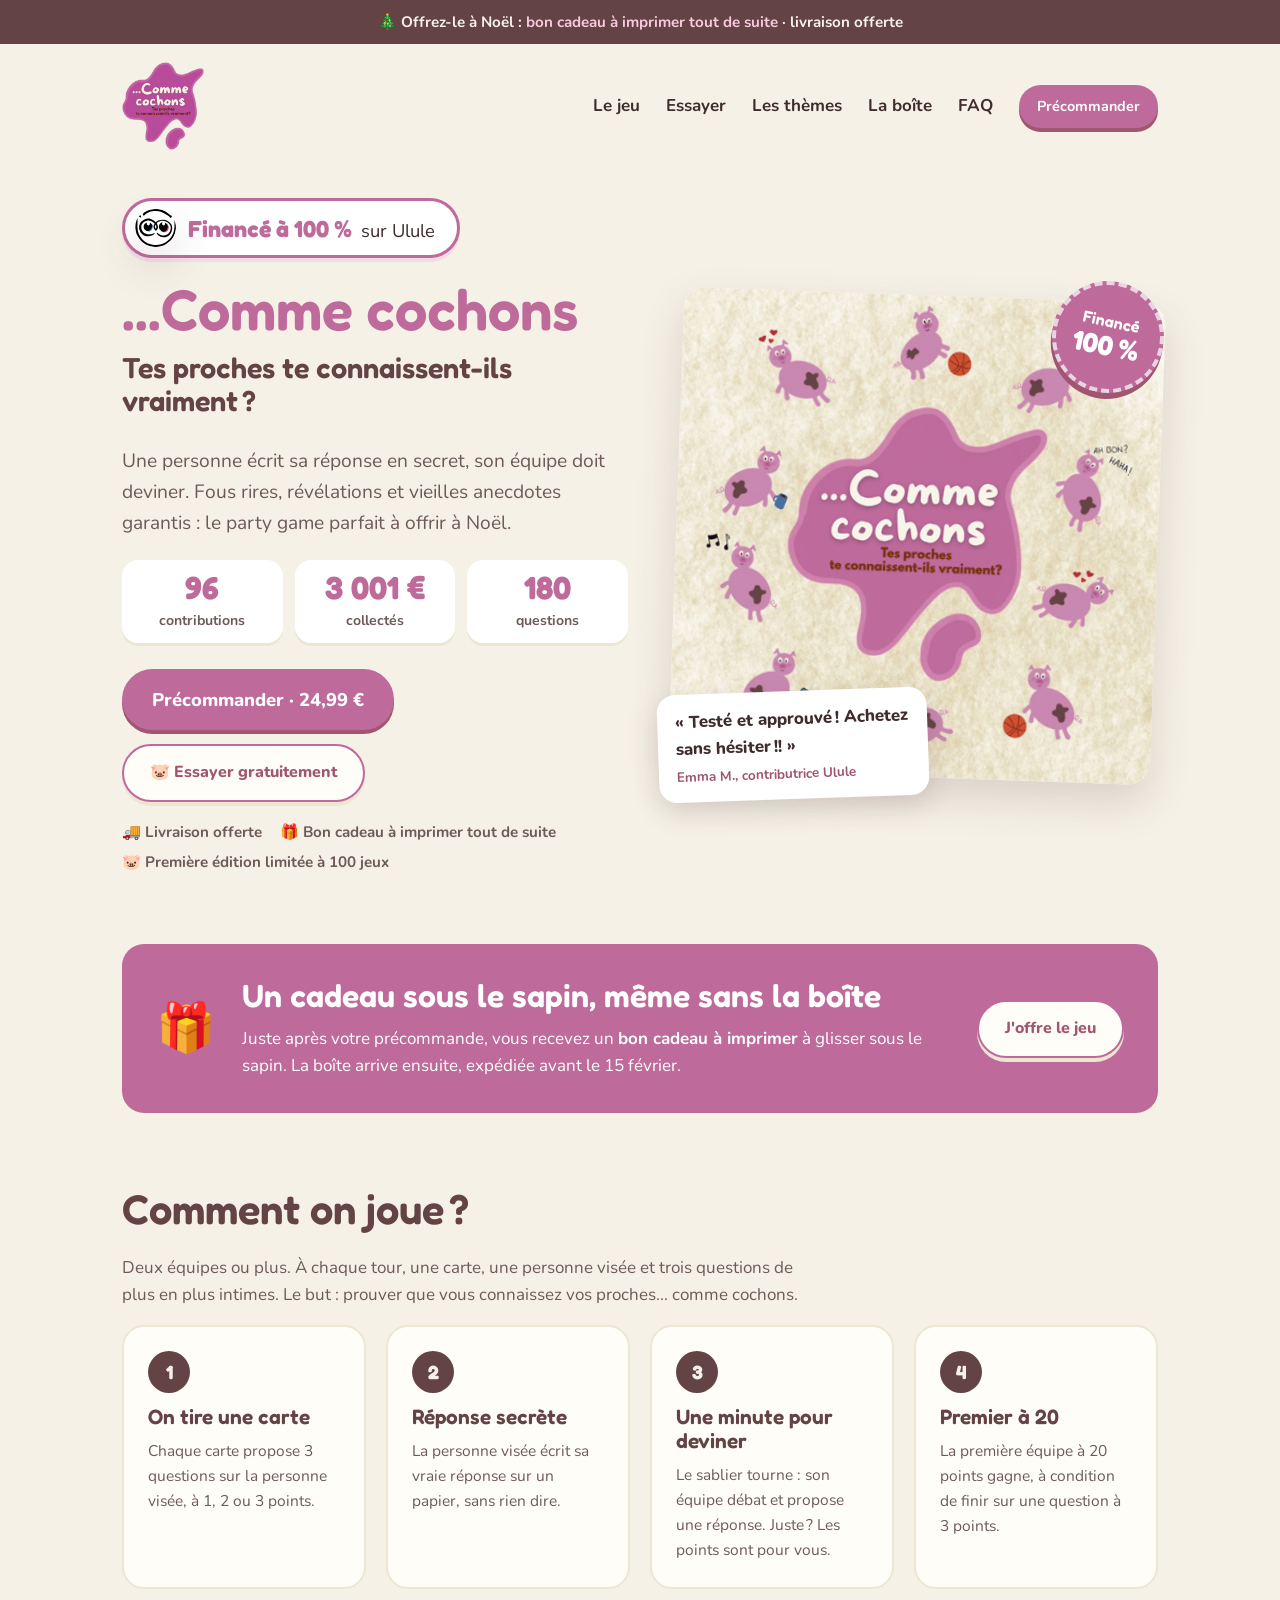
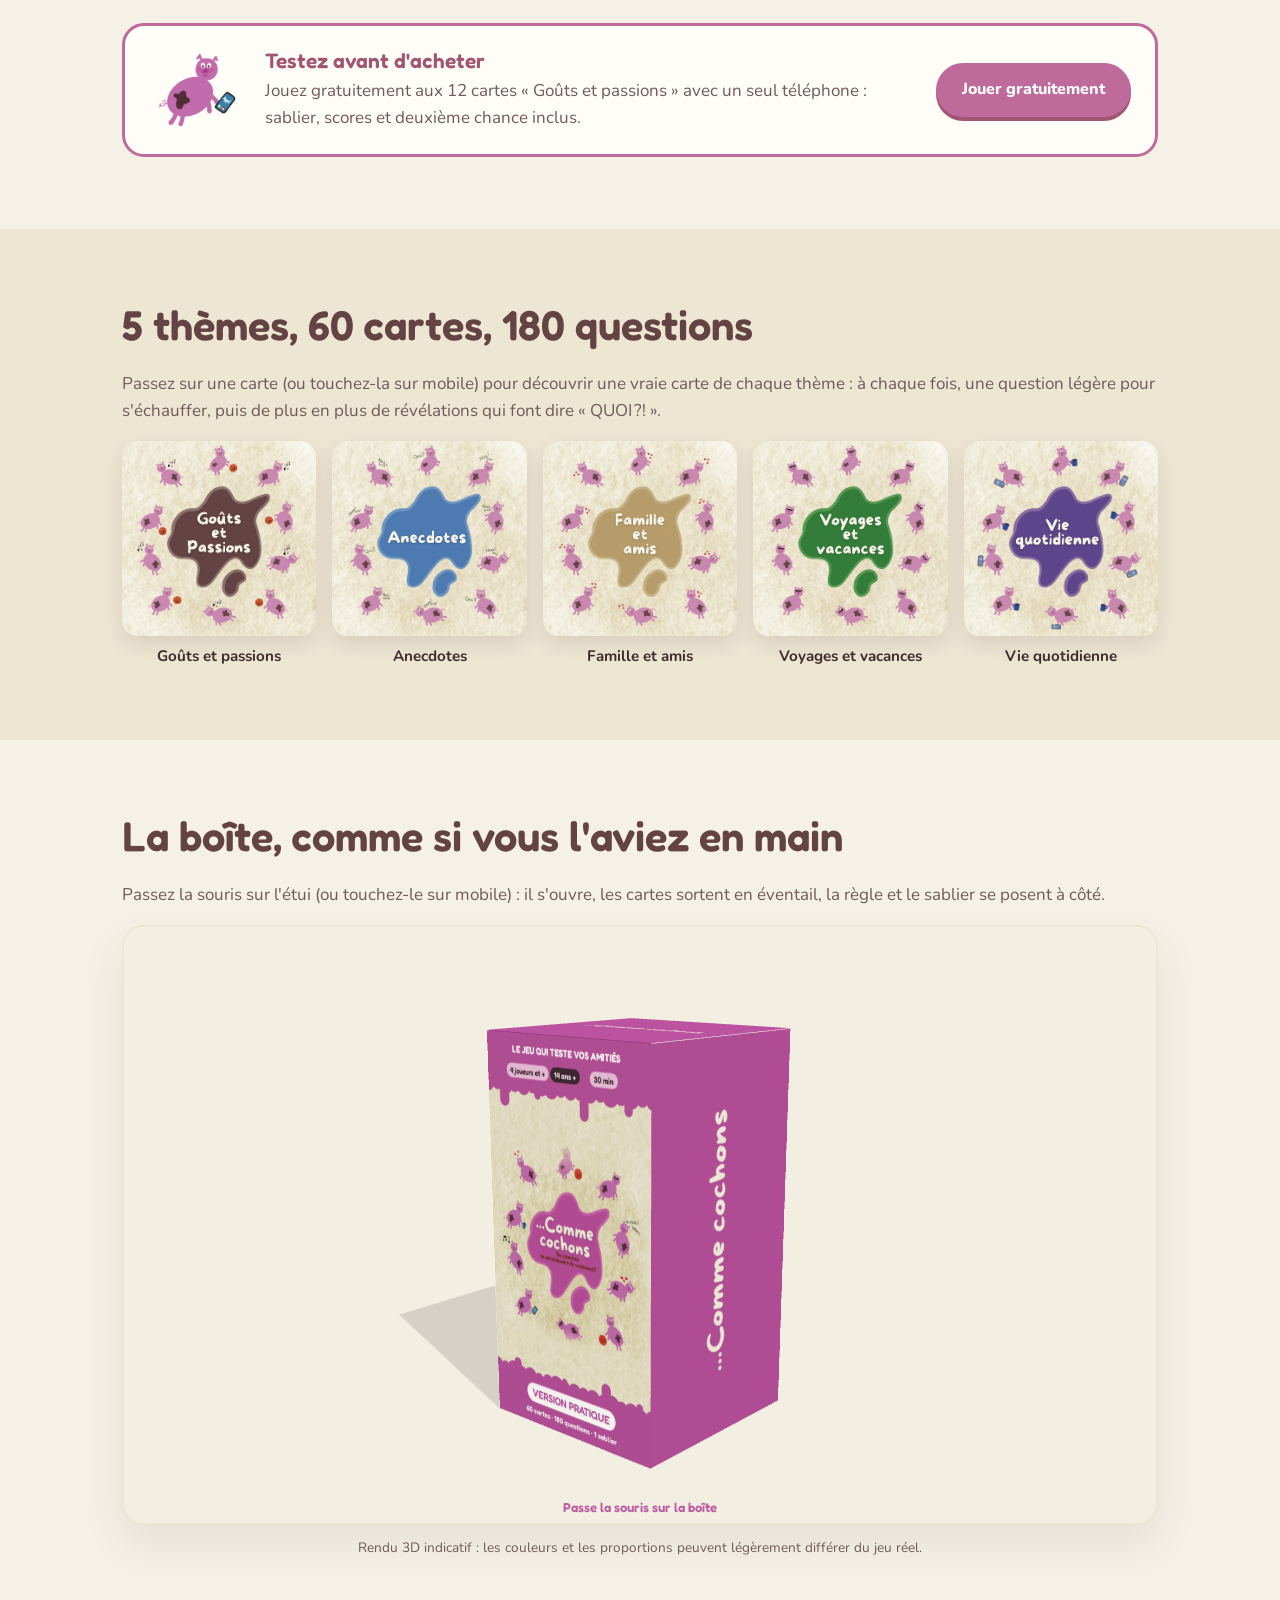
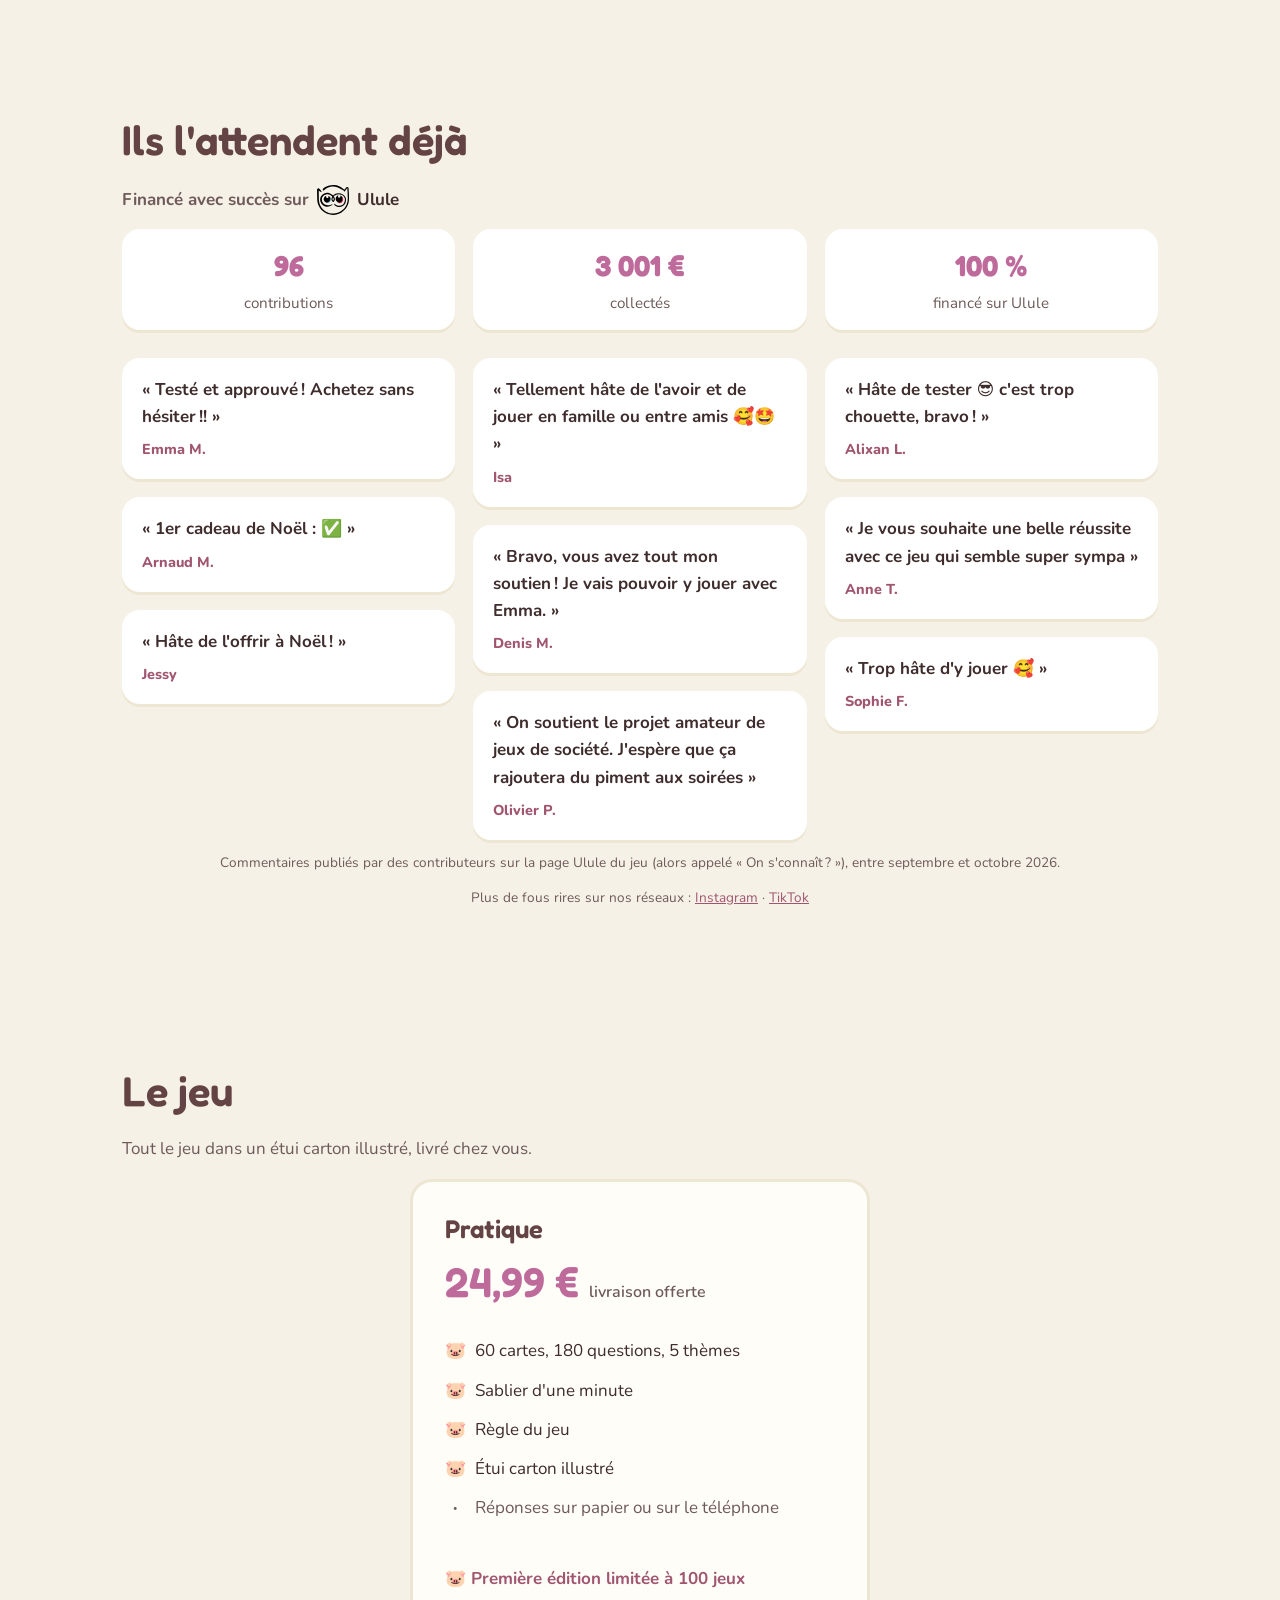
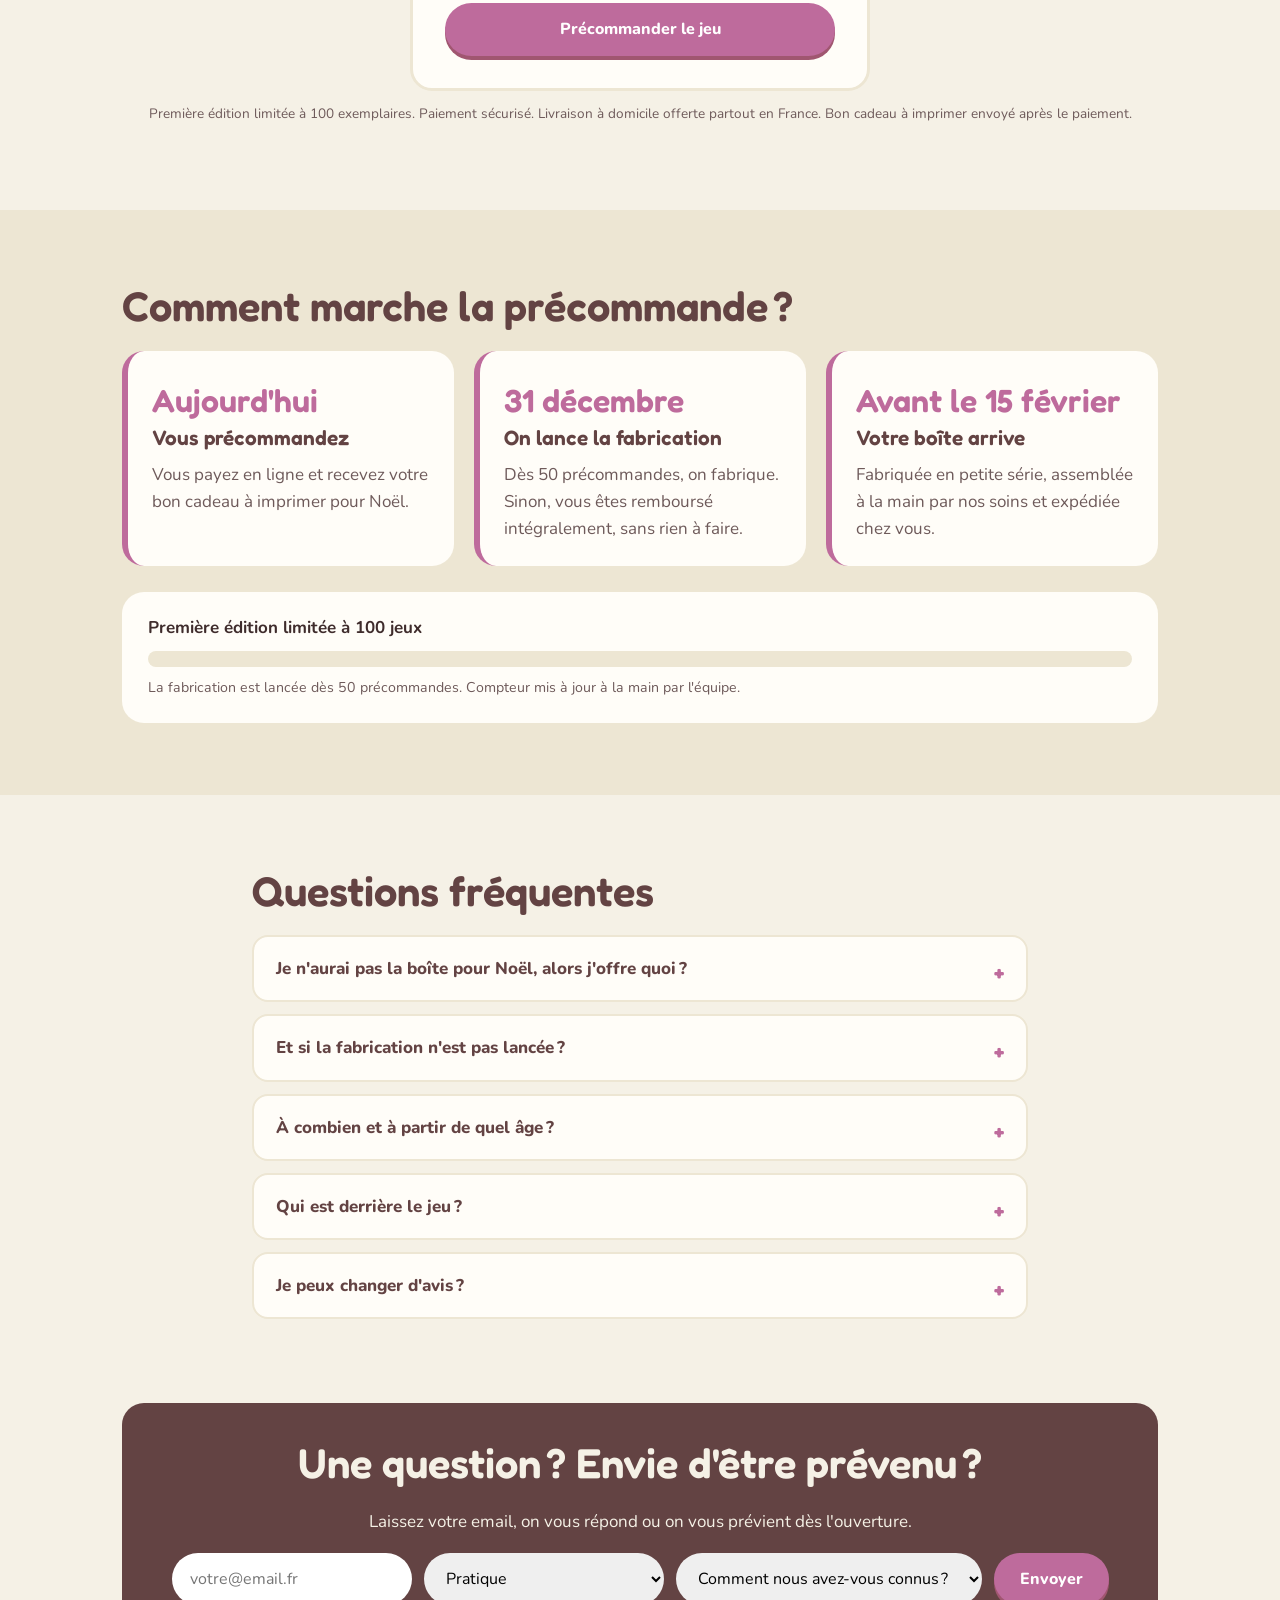
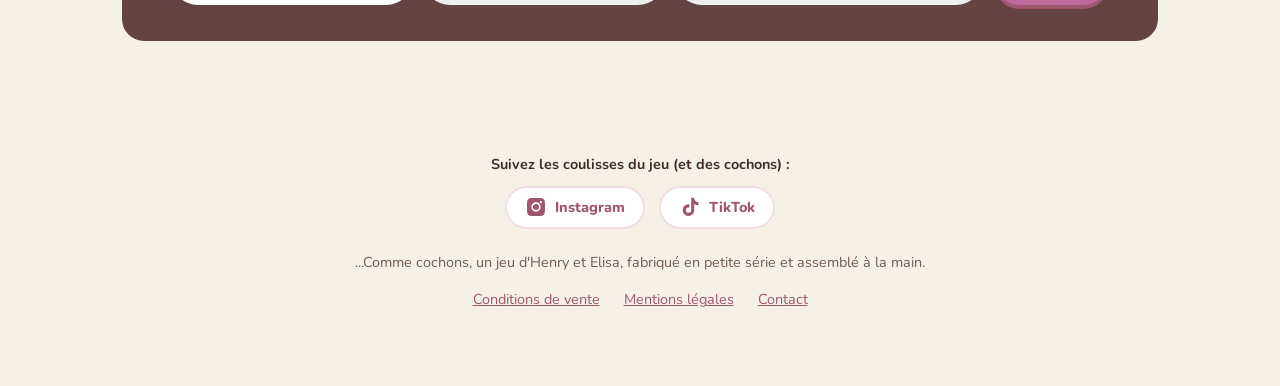
<file: index.html>
<!DOCTYPE html>
<html lang="fr">
<head>
<meta charset="utf-8">
<meta name="viewport" content="width=device-width, initial-scale=1">
<title>...Comme cochons | Le jeu qui teste si tes proches te connaissent vraiment</title>
<meta name="description" content="...Comme cochons, le party game qui révèle si vos amis et votre famille vous connaissent vraiment. 60 cartes, 180 questions, 5 thèmes. Précommandez-le pour Noël.">
<meta property="og:title" content="...Comme cochons : tes proches te connaissent-ils vraiment ?">
<meta property="og:description" content="Le party game à offrir à Noël. Financé à 100 % sur Ulule. Précommande ouverte, bon cadeau à imprimer, livraison offerte.">
<meta property="og:image" content="https://commecochons.com/img/couverture.png">
<meta property="og:url" content="https://commecochons.com/">
<link rel="icon" type="image/png" href="/img/favicon-64.png">
<link rel="apple-touch-icon" href="/img/apple-touch-icon.png">
<link rel="preconnect" href="https://fonts.googleapis.com">
<link rel="preconnect" href="https://fonts.gstatic.com" crossorigin>
<link href="https://fonts.googleapis.com/css2?family=Fredoka:wght@500;600;700&family=Nunito:wght@400;600;700;800&display=swap" rel="stylesheet">
<link rel="stylesheet" href="style.css">
<script data-goatcounter="https://henyririx.goatcounter.com/count" async src="https://gc.zgo.at/count.js"></script>
</head>
<body>

<div class="bandeau">🎄 Offrez-le à Noël : <strong>bon cadeau à imprimer tout de suite</strong> · livraison offerte</div>

<div class="wrap">
  <nav>
    <a class="logo" href="#" aria-label="...Comme cochons, accueil"><img src="img/logo-tache-sm.png" alt="...Comme cochons" width="272" height="291"></a>
    <div class="liens">
      <a href="#jouer">Le jeu</a>
      <a href="/jouer/">Essayer</a>
      <a href="#themes">Les thèmes</a>
      <a href="#boite3d">La boîte</a>
      <a href="#faq">FAQ</a>
      <a class="btn petit" href="#offres">Précommander</a>
    </div>
  </nav>

  <header class="hero">
    <div>
      <a class="badge-ulule" href="#avis"><img src="img/ulule.svg" alt="" width="40" height="38"><span><strong>Financé à 100 %</strong> sur Ulule</span></a>
      <h1>...Comme cochons<span>Tes proches te connaissent-ils vraiment ?</span></h1>
      <p class="accroche">Une personne écrit sa réponse en secret, son équipe doit deviner. Fous rires, révélations et vieilles anecdotes garantis : le party game parfait à offrir à Noël.</p>
      <div class="chiffres-hero">
        <div><strong>96</strong><span>contributions</span></div>
        <div><strong>3 001 €</strong><span>collectés</span></div>
        <div><strong>180</strong><span>questions</span></div>
      </div>
      <div class="ctas">
        <a class="btn gros" href="#offres">Précommander · 24,99 €</a>
        <a class="btn secondaire" href="/jouer/">🐷 Essayer gratuitement</a>
      </div>
      <ul class="rassurance">
        <li>🚚 Livraison offerte</li>
        <li>🎁 Bon cadeau à imprimer tout de suite</li>
        <li>🐷 Première édition limitée à 100 jeux</li>
      </ul>
    </div>
    <div class="hero-visuel">
      <img src="img/couverture.png" alt="Couverture du jeu ...Comme cochons : des cochons roses autour du titre" width="447" height="447">
      <div class="tampon">Financé<br><b>100 %</b></div>
      <figure class="avis-hero"><blockquote>« Testé et approuvé ! Achetez sans hésiter !! »</blockquote><figcaption>Emma M., contributrice Ulule</figcaption></figure>
    </div>
  </header>
</div>

<div class="wrap">
  <div class="noel">
    <div class="emoji">🎁</div>
    <div>
      <h2>Un cadeau sous le sapin, même sans la boîte</h2>
      <p>Juste après votre précommande, vous recevez un <strong>bon cadeau à imprimer</strong> à glisser sous le sapin. La boîte arrive ensuite, expédiée avant le 15 février.</p>
    </div>
    <a class="btn secondaire" href="#offres">J'offre le jeu</a>
  </div>
</div>

<section id="jouer">
  <div class="wrap">
    <h2>Comment on joue ?</h2>
    <p style="max-width:680px;color:var(--texte-doux)">Deux équipes ou plus. À chaque tour, une carte, une personne visée et trois questions de plus en plus intimes. Le but : prouver que vous connaissez vos proches... comme cochons.</p>
    <div class="etapes">
      <div class="etape"><h3>On tire une carte</h3><p>Chaque carte propose 3 questions sur la personne visée, à 1, 2 ou 3 points.</p></div>
      <div class="etape"><h3>Réponse secrète</h3><p>La personne visée écrit sa vraie réponse sur un papier, sans rien dire.</p></div>
      <div class="etape"><h3>Une minute pour deviner</h3><p>Le sablier tourne : son équipe débat et propose une réponse. Juste ? Les points sont pour vous.</p></div>
      <div class="etape"><h3>Premier à 20</h3><p>La première équipe à 20 points gagne, à condition de finir sur une question à 3 points.</p></div>
    </div>
    <div class="essai">
      <img src="jouer/img/cochons/telephone.png" alt="" width="320" height="300" loading="lazy">
      <div>
        <h3>Testez avant d'acheter</h3>
        <p>Jouez gratuitement aux 12 cartes « Goûts et passions » avec un seul téléphone : sablier, scores et deuxième chance inclus.</p>
      </div>
      <a class="btn" href="/jouer/">Jouer gratuitement</a>
    </div>
  </div>
</section>

<section id="themes" style="background:var(--creme-2)">
  <div class="wrap">
    <h2>5 thèmes, 60 cartes, 180 questions</h2>
    <p style="color:var(--texte-doux)">Passez sur une carte (ou touchez-la sur mobile) pour découvrir une vraie carte de chaque thème : à chaque fois, une question légère pour s'échauffer, puis de plus en plus de révélations qui font dire « QUOI ?! ».</p>
    <div class="themes">
      <div class="carte-flip" tabindex="0" style="--theme:#634343" aria-label="Carte du thème Goûts et passions">
        <div class="carte-inner">
          <div class="face recto"><img src="img/theme-gouts.png" alt="Thème Goûts et passions" loading="lazy"></div>
          <div class="face verso"><img src="img/cartes/gouts.jpg" alt="Une carte du thème Goûts et passions" width="900" height="900" loading="lazy" decoding="async"></div>
        </div>
        <div class="legende">Goûts et passions</div>
      </div>
      <div class="carte-flip" tabindex="0" style="--theme:#4D7AB0" aria-label="Carte du thème Anecdotes">
        <div class="carte-inner">
          <div class="face recto"><img src="img/theme-anecdotes.png" alt="Thème Anecdotes" loading="lazy"></div>
          <div class="face verso"><img src="img/cartes/anecdotes.jpg" alt="Une carte du thème Anecdotes" width="900" height="900" loading="lazy" decoding="async"></div>
        </div>
        <div class="legende">Anecdotes</div>
      </div>
      <div class="carte-flip" tabindex="0" style="--theme:#A8844A" aria-label="Carte du thème Famille et amis">
        <div class="carte-inner">
          <div class="face recto"><img src="img/theme-famille.png" alt="Thème Famille et amis" loading="lazy"></div>
          <div class="face verso"><img src="img/cartes/famille.jpg" alt="Une carte du thème Famille et amis" width="900" height="900" loading="lazy" decoding="async"></div>
        </div>
        <div class="legende">Famille et amis</div>
      </div>
      <div class="carte-flip" tabindex="0" style="--theme:#276A2E" aria-label="Carte du thème Voyages et vacances">
        <div class="carte-inner">
          <div class="face recto"><img src="img/theme-voyages.png" alt="Thème Voyages et vacances" loading="lazy"></div>
          <div class="face verso"><img src="img/cartes/voyages.jpg" alt="Une carte du thème Voyages et vacances" width="900" height="900" loading="lazy" decoding="async"></div>
        </div>
        <div class="legende">Voyages et vacances</div>
      </div>
      <div class="carte-flip" tabindex="0" style="--theme:#7C649C" aria-label="Carte du thème Vie quotidienne">
        <div class="carte-inner">
          <div class="face recto"><img src="img/theme-quotidien.png" alt="Thème Vie quotidienne" loading="lazy"></div>
          <div class="face verso"><img src="img/cartes/quotidien.jpg" alt="Une carte du thème Vie quotidienne" width="900" height="900" loading="lazy" decoding="async"></div>
        </div>
        <div class="legende">Vie quotidienne</div>
      </div>
    </div>
  </div>
</section>


<section id="boite3d">
  <div class="wrap">
    <h2>La boîte, comme si vous l'aviez en main</h2>
    <p style="color:var(--texte-doux)">Passez la souris sur l'étui (ou touchez-le sur mobile) : il s'ouvre, les cartes sortent en éventail, la règle et le sablier se posent à côté.</p>
    <div class="cadre3d"><iframe src="/boite-3d/index.html?embed" title="La boîte ...Comme cochons en 3D" loading="lazy"></iframe></div>
    <p class="mention">Rendu 3D indicatif : les couleurs et les proportions peuvent légèrement différer du jeu réel.</p>
  </div>
</section>

<section id="avis">
  <div class="wrap">
    <h2>Ils l'attendent déjà</h2>
    <p class="ulule-titre">Financé avec succès sur <img src="img/ulule.svg" alt="Ulule" width="34" height="32"> <strong>Ulule</strong></p>
    <div class="ulule-stats">
      <div><strong>96</strong><span>contributions</span></div>
      <div><strong>3 001 €</strong><span>collectés</span></div>
      <div><strong>100 %</strong><span>financé sur Ulule</span></div>
    </div>
    <div class="avis">
      <figure><blockquote>« Testé et approuvé ! Achetez sans hésiter !! »</blockquote><figcaption>Emma M.</figcaption></figure>
      <figure><blockquote>« 1er cadeau de Noël : ✅ »</blockquote><figcaption>Arnaud M.</figcaption></figure>
      <figure><blockquote>« Hâte de l'offrir à Noël ! »</blockquote><figcaption>Jessy</figcaption></figure>
      <figure><blockquote>« Tellement hâte de l'avoir et de jouer en famille ou entre amis 🥰🤩 »</blockquote><figcaption>Isa</figcaption></figure>
      <figure><blockquote>« Bravo, vous avez tout mon soutien ! Je vais pouvoir y jouer avec Emma. »</blockquote><figcaption>Denis M.</figcaption></figure>
      <figure><blockquote>« On soutient le projet amateur de jeux de société. J'espère que ça rajoutera du piment aux soirées »</blockquote><figcaption>Olivier P.</figcaption></figure>
      <figure><blockquote>« Hâte de tester 😎 c'est trop chouette, bravo ! »</blockquote><figcaption>Alixan L.</figcaption></figure>
      <figure><blockquote>« Je vous souhaite une belle réussite avec ce jeu qui semble super sympa »</blockquote><figcaption>Anne T.</figcaption></figure>
      <figure><blockquote>« Trop hâte d'y jouer 🥰 »</blockquote><figcaption>Sophie F.</figcaption></figure>
    </div>
    <p class="mention">Commentaires publiés par des contributeurs sur la page Ulule du jeu (alors appelé « On s'connaît ? »), entre septembre et octobre 2026.</p>
    <p class="mention">Plus de fous rires sur nos réseaux : <a href="https://www.instagram.com/commecochons_lejeu/" target="_blank" rel="noopener">Instagram</a> · <a href="https://www.tiktok.com/@onsconnait_lejeu" target="_blank" rel="noopener">TikTok</a></p>
  </div>
</section>

<section id="offres">
  <div class="wrap">
    <h2>Le jeu</h2>
    <p style="color:var(--texte-doux)">Tout le jeu dans un étui carton illustré, livré chez vous.</p>
    <div class="offres">
      <div class="offre">
        <h3>Pratique</h3>
        <div class="prix">24,99 € <small>livraison offerte</small></div>
        <ul>
          <li>60 cartes, 180 questions, 5 thèmes</li>
          <li>Sablier d'une minute</li>
          <li>Règle du jeu</li>
          <li>Étui carton illustré</li>
          <li class="non">Réponses sur papier ou sur le téléphone</li>
        </ul>
        <p class="stock">🐷 <span class="stock-txt">Première édition limitée à 100 jeux</span></p>
        <a class="btn" data-offre="pratique" href="#prevenir">Précommander le jeu</a>
      </div>
    </div>
    <p class="mention">Première édition limitée à 100 exemplaires. Paiement sécurisé. Livraison à domicile offerte partout en France. Bon cadeau à imprimer envoyé après le paiement.</p>
  </div>
</section>

<section style="background:var(--creme-2)">
  <div class="wrap">
    <h2>Comment marche la précommande ?</h2>
    <div class="precommande">
      <div class="bloc"><div class="chiffre">Aujourd'hui</div><h3>Vous précommandez</h3><p>Vous payez en ligne et recevez votre bon cadeau à imprimer pour Noël.</p></div>
      <div class="bloc"><div class="chiffre">31 décembre</div><h3>On lance la fabrication</h3><p>Dès 50 précommandes, on fabrique. Sinon, vous êtes remboursé intégralement, sans rien à faire.</p></div>
      <div class="bloc"><div class="chiffre">Avant le 15 février</div><h3>Votre boîte arrive</h3><p>Fabriquée en petite série, assemblée à la main par nos soins et expédiée chez vous.</p></div>
    </div>
    <div class="compteur" id="compteur">
      <strong class="stock-txt">Première édition limitée à 100 jeux</strong>
      <div class="barre"><span id="jauge"></span></div>
      <small style="color:var(--texte-doux)">La fabrication est lancée dès 50 précommandes. Compteur mis à jour à la main par l'équipe.</small>
    </div>
  </div>
</section>

<section id="faq">
  <div class="wrap" style="max-width:820px">
    <h2>Questions fréquentes</h2>
    <details><summary>Je n'aurai pas la boîte pour Noël, alors j'offre quoi ?</summary><p>Un bon cadeau à imprimer, envoyé juste après le paiement. Vous l'emballez ou le glissez dans une carte, et la boîte arrive avant le 15 février.</p></details>
    <details><summary>Et si la fabrication n'est pas lancée ?</summary><p>Si nous n'atteignons pas 50 précommandes au 31 décembre, nous remboursons intégralement tout le monde dans les jours qui suivent.</p></details>
    <details><summary>À combien et à partir de quel âge ?</summary><p>À partir de 4 joueurs, en deux équipes, et jusqu'à autant de monde que vous voulez. Conseillé à partir de 14 ans. Une partie dure environ 30 minutes.</p></details>
    <details><summary>Qui est derrière le jeu ?</summary><p>Henry et Elisa. On a imaginé ce jeu pour nos soirées entre amis, on l'a testé avec plusieurs groupes, puis plus de 100 personnes l'ont soutenu sur Ulule. Les cochons sont dessinés à la main.</p></details>
    <details><summary>Je peux changer d'avis ?</summary><p>Oui. Vous disposez de 14 jours après réception pour vous rétracter, et vous pouvez annuler votre précommande à tout moment avant l'expédition. Voir nos <a href="cgv.html">conditions de vente</a>.</p></details>
  </div>
</section>

<section id="prevenir" style="padding-top:0">
  <div class="wrap">
    <div class="form-prevenir">
      <h2 id="prevenir-titre">Une question ? Envie d'être prévenu ?</h2>
      <p id="prevenir-texte">Laissez votre email, on vous répond ou on vous prévient dès l'ouverture.</p>
      <form name="prevenir" method="POST" data-netlify="true" netlify-honeypot="pot" action="/merci-contact.html">
        <input type="hidden" name="form-name" value="prevenir">
        <p class="cache"><label>Ne pas remplir <input name="pot"></label></p>
        <input type="email" name="email" placeholder="votre@email.fr" required aria-label="Email">
        <select name="interet" aria-label="Version qui vous intéresse">
          <option value="pratique">Pratique</option>
          <option value="question">J'ai une question</option>
        </select>
        <select name="source" aria-label="Comment nous avez-vous connus ?" required>
          <option value="">Comment nous avez-vous connus ?</option>
          <option>Ami ou famille</option>
          <option>Contributeur Ulule</option>
          <option>Instagram</option>
          <option>Publicité</option>
          <option>Autre</option>
        </select>
        <button class="btn" type="submit">Envoyer</button>
      </form>
    </div>
  </div>
</section>

<footer>
  <p class="suivez">Suivez les coulisses du jeu (et des cochons) :</p>
  <div class="reseaux">
    <a href="https://www.instagram.com/commecochons_lejeu/" target="_blank" rel="noopener"><svg viewBox="0 0 24 24" width="22" height="22" aria-hidden="true"><path fill="currentColor" d="M12 2.2c3.2 0 3.6 0 4.8.1 3.3.1 4.8 1.7 4.9 4.9.1 1.3.1 1.6.1 4.8s0 3.6-.1 4.8c-.1 3.2-1.7 4.8-4.9 4.9-1.3.1-1.6.1-4.8.1s-3.6 0-4.8-.1c-3.3-.1-4.8-1.7-4.9-4.9C2.2 15.6 2.2 15.2 2.2 12s0-3.6.1-4.8C2.4 3.9 3.9 2.4 7.2 2.3 8.4 2.2 8.8 2.2 12 2.2zm0 4.7a5.1 5.1 0 1 0 0 10.2 5.1 5.1 0 0 0 0-10.2zm0 8.4a3.3 3.3 0 1 1 0-6.6 3.3 3.3 0 0 1 0 6.6zm5.3-9.8a1.2 1.2 0 1 0 0 2.4 1.2 1.2 0 0 0 0-2.4z"/></svg><span>Instagram</span></a>
    <a href="https://www.tiktok.com/@onsconnait_lejeu" target="_blank" rel="noopener"><svg viewBox="0 0 24 24" width="22" height="22" aria-hidden="true"><path fill="currentColor" d="M16.6 2h-3.3v13.4a2.9 2.9 0 1 1-2.9-2.9c.3 0 .6 0 .9.1V9.2a6.3 6.3 0 1 0 5.3 6.2V8.6a7.9 7.9 0 0 0 4.6 1.5V6.8a4.6 4.6 0 0 1-4.6-4.8z"/></svg><span>TikTok</span></a>
  </div>
  <p>...Comme cochons, un jeu d'Henry et Elisa, fabriqué en petite série et assemblé à la main.</p>
  <p><a href="cgv.html">Conditions de vente</a> <a href="mentions-legales.html">Mentions légales</a> <a href="#prevenir">Contact</a></p>
</footer>

<script>
  /* ====== À RENSEIGNER ======
     Collez ici vos liens de paiement Stripe (Payment Links).
     Tant qu'ils sont vides, les boutons renvoient vers le formulaire « être prévenu ». */
  const STRIPE_PRATIQUE = "https://buy.stripe.com/cNibJ1gidbhCeClblF8og00";
  /* Nombre de jeux précommandés et payés (à mettre à jour à la main). */
  const NB_PRECOMMANDES = 0;
  /* Taille de la première édition : ne pas vendre au-delà. */
  const EDITION = 100;
  /* ========================== */

  const liens = { pratique: STRIPE_PRATIQUE };
  const ouvert = STRIPE_PRATIQUE;
  document.querySelectorAll("[data-offre]").forEach(b => {
    const url = liens[b.dataset.offre];
    if (url) { b.href = url; }
    else {
      b.addEventListener("click", () => {
        const s = document.querySelector('select[name="interet"]');
        if (s) s.value = b.dataset.offre;
      });
    }
  });
  if (!ouvert) {
    document.getElementById("prevenir-titre").textContent = "Les précommandes ouvrent très bientôt";
    document.getElementById("prevenir-texte").textContent = "Laissez votre email : on vous prévient dès l'ouverture, juste à temps pour Noël.";
  }
  const restants = Math.max(0, EDITION - NB_PRECOMMANDES);
  if (NB_PRECOMMANDES > 0) document.querySelectorAll(".stock-txt").forEach(e => e.textContent = "Plus que " + restants + " jeux sur " + EDITION + " dans cette première édition");
  requestAnimationFrame(() => {
    document.getElementById("jauge").style.width = Math.min(100, NB_PRECOMMANDES / EDITION * 100) + "%";
  });
  if (restants === 0) {
    document.querySelectorAll("[data-offre]").forEach(b => { b.textContent = "Première édition épuisée"; b.removeAttribute("href"); b.classList.add("epuise"); });
  }
  document.querySelectorAll(".carte-flip").forEach(c => {
    c.addEventListener("click", () => c.classList.toggle("retournee"));
    c.addEventListener("keydown", e => { if (e.key === "Enter" || e.key === " ") { e.preventDefault(); c.classList.toggle("retournee"); } });
  });
</script>
</body>
</html>
</file>
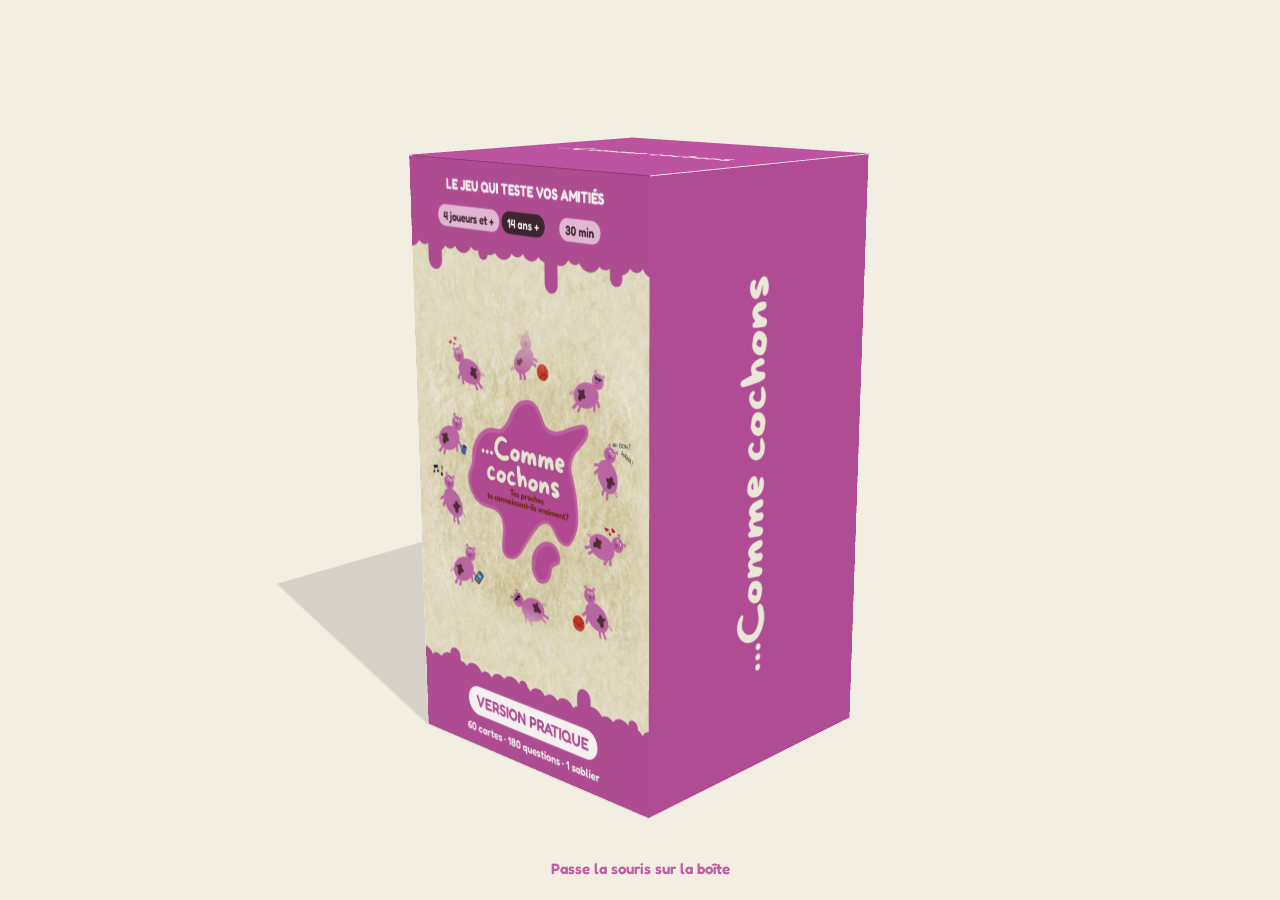
<file: boite-3d/index.html>
<!DOCTYPE html>
<html lang="fr">
<head>
<meta charset="utf-8">
<meta name="viewport" content="width=device-width, initial-scale=1">
<title>...Comme cochons, la boîte en 3D</title>
<link rel="preconnect" href="https://fonts.googleapis.com">
<link href="https://fonts.googleapis.com/css2?family=Fredoka:wght@500;600;700&display=swap" rel="stylesheet">
<style>
  html,body{margin:0;height:100%;overflow:hidden;background:#f3eee2;font-family:'Fredoka',system-ui,sans-serif;color:#3a1f2b}
  body.embed{background:transparent}
  #stage{position:fixed;inset:0;touch-action:pan-y}
  #stage.hot{cursor:pointer}
  #stage.drag{cursor:grabbing}
  .hint{position:fixed;left:0;right:0;bottom:22px;text-align:center;font-weight:600;font-size:15px;color:#b64e9b;opacity:.9;transition:opacity .5s;pointer-events:none}
  .hint.off{opacity:0}
  body.embed .hint{bottom:8px;font-size:13px}
  #loader{position:fixed;inset:0;display:grid;place-items:center;font-weight:600;color:#b64e9b;transition:opacity .4s;pointer-events:none}
</style>
</head>
<body>
<div id="stage"></div>
<div id="loader">Chargement de la boîte...</div>
<div class="hint" id="hint">Passe la souris sur la boîte</div>

<script src="assets/three.min.js"></script>
<script>
/* =====================================================================
   ...Comme cochons : étui à pattes 80 x 80 x 150 mm (Packly, version Pratique)
   Survol : le couvercle s'ouvre, les cartes, le sablier et la règle sortent.
   Pour l'intégrer sur un site : copier ce fichier + le dossier assets/,
   puis l'afficher dans une <iframe src="index.html?embed"> (fond transparent).
   ===================================================================== */
(function(){
const ASSETS='assets/';
const W=80, D=80, H=150, PX=8;
const COL={purple:'#b64e9b',purpleD:'#8f3779',beige:'#efead4',pinkL:'#ebc1df',dark:'#3a1f2b',white:'#ffffff'};
const isEmbed=/embed/.test(location.search);
if(isEmbed)document.body.classList.add('embed');
const isTouch=matchMedia('(hover: none)').matches;
const hint=document.getElementById('hint');
hint.textContent=isTouch?'Touche la boîte pour l\'ouvrir':'Passe la souris sur la boîte';

function loadImg(n){return new Promise((res,rej)=>{const i=new Image();i.onload=()=>res(i);i.onerror=rej;i.src=ASSETS+n;});}
const fontsReady=document.fonts?Promise.race([Promise.all([document.fonts.load('700 40px Fredoka'),document.fonts.load('600 40px Fredoka')]),new Promise(r=>setTimeout(r,2500))]):Promise.resolve();

const THEMES=['gouts','famille','anecdotes','quotidien','voyages'];
Promise.all([loadImg('cover.jpg'),loadImg('fond-papier.jpg'),loadImg('rules.jpg'),loadImg('side-tagline.jpg'),loadImg('title.jpg'),loadImg('pigs-strip.jpg'),loadImg('pigs-col.jpg'),
  Promise.all(THEMES.map(t=>loadImg('carte-'+t+'.jpg'))),Promise.all(THEMES.map(t=>loadImg('dos-'+t+'.jpg'))),fontsReady])
.then(([cover,fond,rules,tagline,title,strip,col,cartes,dos])=>start({cover,fond,rules,tagline,title,strip,col,cartes,dos}))
.catch(e=>{document.getElementById('loader').textContent='Impossible de charger les visuels';console.error(e);});

function start(I){
/* ---------------- faces de l'étui ---------------- */
function mk(w,h){const c=document.createElement('canvas');c.width=w;c.height=h;return c;}
function rr(x,X,Y,w,h,r){x.beginPath();x.moveTo(X+r,Y);x.arcTo(X+w,Y,X+w,Y+h,r);x.arcTo(X+w,Y+h,X,Y+h,r);x.arcTo(X,Y+h,X,Y,r);x.arcTo(X,Y,X+w,Y,r);x.closePath();}
function pill(x,cx,cy,label,bg,fg,size=30){x.font=`600 ${size}px Fredoka`;const w=x.measureText(label).width+size*1.3,h=size*1.75;
  rr(x,cx-w/2,cy-h/2,w,h,h/2);x.fillStyle=bg;x.fill();x.fillStyle=fg;x.textAlign='center';x.textBaseline='middle';x.fillText(label,cx,cy+2);}
function fitW(img,w){return [w,img.height*w/img.width];}

// bandeau de « boue » violette au bord ondulé, avec coulures (dir 1 : vers le bas, -1 : vers le haut)
function mud(x,y0,w,dir,color,drips){x.fillStyle=color;x.beginPath();
  if(dir>0)x.rect(0,0,w,y0);else x.rect(0,y0,w,1400);x.fill();
  const R=[26,20,30,22,27,19,24,29,21,25,23];
  for(let i=0,px=0;px<w+40;i++,px+=38){x.beginPath();x.arc(px,y0,R[i%R.length],0,Math.PI*2);x.fill();}
  for(const [cx,len,rw] of drips){x.beginPath();x.rect(cx-rw,dir>0?y0:y0-len,rw*2,len);x.fill();
    x.beginPath();x.arc(cx,y0+dir*len,rw,0,Math.PI*2);x.fill();}}
// image d'origine posée au centre, bords fondus dans le papier (évite l'effet « carré collé »)
function fondu(x,img,sh,y,top=110,bot=70,side=50){const S=1.5,cv=mk(640*S,636*S),cx=cv.getContext('2d');cx.scale(S,S);
  cx.drawImage(img,0,0,img.width,sh,0,0,640,636);cx.globalCompositeOperation='destination-out';
  const fade=(x0,y0,x1,y1)=>{const g=cx.createLinearGradient(x0,y0,x1,y1);g.addColorStop(0,'rgba(0,0,0,1)');g.addColorStop(1,'rgba(0,0,0,0)');cx.fillStyle=g;cx.fillRect(0,0,640,636);};
  fade(0,0,0,top);fade(0,636,0,636-bot);fade(0,0,side,0);fade(640,0,640-side,0);x.drawImage(cv,0,y,640,636);}
function faceFront(){const S=1.5,c=mk(W*PX*S,H*PX*S),x=c.getContext('2d'),w=W*PX,h=H*PX;x.scale(S,S);
  x.drawImage(I.fond,0,0,w,h); // fond tiré du papier de la couverture
  // couverture d'origine
  fondu(x,I.cover,1012,280,110,56,50);
  // bandeau du haut qui coule
  mud(x,150,w,1,COL.purple,[[70,46,20],[210,22,13],[395,62,17],[560,34,15]]);
  x.font='700 29px Fredoka';x.fillStyle=COL.white;x.textAlign='center';x.textBaseline='middle';
  x.fillText('LE JEU QUI TESTE VOS AMITIÉS',w/2,48);
  pill(x,170,108,'4 joueurs et +',COL.pinkL,COL.dark,24);pill(x,322,108,'14 ans +',COL.dark,COL.white,24);pill(x,470,108,'30 min',COL.pinkL,COL.dark,24);
  // bandeau du bas
  mud(x,1048,w,-1,COL.purple,[[95,30,16],[300,18,12],[470,42,18],[600,22,12]]);
  pill(x,w/2,1100,'VERSION PRATIQUE',COL.white,COL.purple,36);
  x.font='600 25px Fredoka';x.fillStyle=COL.white;x.textAlign='center';x.textBaseline='middle';
  x.fillText('60 cartes · 180 questions · 1 sablier',w/2,1162);
  return c;}
function faceBack(){const S=1.5,c=mk(W*PX*S,H*PX*S),x=c.getContext('2d'),w=W*PX,h=H*PX;x.scale(S,S);
  x.drawImage(I.fond,0,0,w,h);
  // règles d'origine au centre
  fondu(x,I.rules,I.rules.height,236,70,90,40);
  // bandeau du haut
  mud(x,150,w,1,COL.purple,[[95,40,17],[255,20,12],[430,56,18],[585,28,13]]);
  x.font='700 46px Fredoka';x.fillStyle=COL.white;x.textAlign='center';x.textBaseline='middle';
  x.fillText('COMMENT ON JOUE\u202F?',w/2,70);
  // bandeau du bas
  mud(x,1048,w,-1,COL.purple,[[60,26,14],[235,40,17],[415,18,12],[575,34,16]]);
  pill(x,w/2,1110,'commecochons.com',COL.white,COL.purple,34);
  return c;}
function faceLeft(){const c=mk(D*PX,H*PX),x=c.getContext('2d');
  x.fillStyle=COL.purple;x.fillRect(0,0,c.width,c.height);
  const h=1060,w=I.tagline.width*h/I.tagline.height;x.drawImage(I.tagline,(640-w)/2,(1200-h)/2,w,h);return c;}
function faceRight(){const c=mk(D*PX,H*PX),x=c.getContext('2d');
  x.fillStyle=COL.purple;x.fillRect(0,0,c.width,c.height);
  const L=1040,T=I.title.height*L/I.title.width;x.save();x.translate(320,600);x.rotate(-Math.PI/2);x.drawImage(I.title,-L/2,-T/2,L,T);x.restore();return c;}
function faceTop(){const c=mk(W*PX,D*PX),x=c.getContext('2d');
  x.fillStyle=COL.purple;x.fillRect(0,0,c.width,c.height);
  const [w,h]=fitW(I.title,600);x.drawImage(I.title,20,(640-h)/2,w,h);return c;}
function faceBottom(){const c=mk(W*PX,D*PX),x=c.getContext('2d');
  x.fillStyle=COL.beige;x.fillRect(0,0,c.width,c.height);const [w,h]=fitW(I.strip,640);x.drawImage(I.strip,0,(640-h)/2,w,h);return c;}
function faceFlap(){const c=mk(W*PX,22*PX),x=c.getContext('2d');x.fillStyle=COL.purpleD;x.fillRect(0,0,c.width,c.height);return c;}
function cardFront(){const c=mk(512,512),x=c.getContext('2d');x.drawImage(I.cover,0,0,512,512);return c;}
function cardBack(){const c=mk(512,512),x=c.getContext('2d');x.fillStyle=COL.purple;x.fillRect(0,0,512,512);
  x.strokeStyle='rgba(255,255,255,.55)';x.lineWidth=10;rr(x,24,24,464,464,36);x.stroke();
  const [w,h]=fitW(I.title,440);x.drawImage(I.title,36,256-h/2,w,h);return c;}
function ruleFront(){const c=mk(640,640),x=c.getContext('2d');x.drawImage(I.rules,0,0,640,640);return c;}

/* ---------------- scène ---------------- */
const stage=document.getElementById('stage');
const renderer=new THREE.WebGLRenderer({antialias:true,alpha:true});
renderer.setPixelRatio(Math.min(devicePixelRatio,2));renderer.outputEncoding=THREE.sRGBEncoding;
renderer.shadowMap.enabled=true;renderer.shadowMap.type=THREE.PCFSoftShadowMap;
stage.appendChild(renderer.domElement);
const scene=new THREE.Scene();
const cam=new THREE.PerspectiveCamera(30,1,1,5000);
scene.add(new THREE.HemisphereLight(0xffffff,0xeee4d6,0.62));
const key=new THREE.DirectionalLight(0xffffff,0.5);key.position.set(180,420,320);key.castShadow=true;
key.shadow.mapSize.set(2048,2048);Object.assign(key.shadow.camera,{left:-300,right:300,top:300,bottom:-300,near:10,far:1600});scene.add(key);
const fill=new THREE.DirectionalLight(0xfff0f6,0.2);fill.position.set(-300,100,200);scene.add(fill);
const ground=new THREE.Mesh(new THREE.PlaneGeometry(3000,3000),new THREE.ShadowMaterial({opacity:0.12}));
ground.rotation.x=-Math.PI/2;ground.position.y=-H/2-0.3;ground.receiveShadow=true;scene.add(ground);

const aniso=renderer.capabilities.getMaxAnisotropy();
function tex(cv){const t=new THREE.CanvasTexture(cv);t.encoding=THREE.sRGBEncoding;t.anisotropy=aniso;return t;}
function mat(cv,o={}){return new THREE.MeshStandardMaterial(Object.assign({map:tex(cv),roughness:0.7,metalness:0},o));}
const inner=new THREE.MeshStandardMaterial({color:0xf6f3ee,roughness:0.9,side:THREE.BackSide});

const box=new THREE.Group();scene.add(box);
function panel(w,h,cv,pos,rot,parent=box){const g=new THREE.PlaneGeometry(w,h);
  const m=new THREE.Mesh(g,mat(cv));m.position.copy(pos);m.rotation.set(...rot);m.castShadow=true;m.receiveShadow=true;
  m.add(new THREE.Mesh(g,inner));parent.add(m);return m;}
const V=(x,y,z)=>new THREE.Vector3(x,y,z);
panel(W,H,faceFront(),V(0,0,D/2),[0,0,0]);
panel(W,H,faceBack(),V(0,0,-D/2),[0,Math.PI,0]);
panel(D,H,faceLeft(),V(-W/2,0,0),[0,-Math.PI/2,0]);
panel(D,H,faceRight(),V(W/2,0,0),[0,Math.PI/2,0]);
panel(W,D,faceBottom(),V(0,-H/2,0),[Math.PI/2,0,0]);
// couvercle articulé à l'arrière + patte rentrante
const lid=new THREE.Group();lid.position.set(0,H/2,-D/2);box.add(lid);
panel(W,D,faceTop(),V(0,0.2,D/2),[-Math.PI/2,0,0],lid);
const flap=new THREE.Group();flap.position.set(0,0.2,D-0.7);lid.add(flap);
panel(W-1,20,faceFlap(),V(0,-10,0),[0,0,0],flap);

/* ---------------- contenu ---------------- */
const items=[];
function item(obj,start,startRot,end,endRot,t0,t1,lift){obj.position.copy(start);obj.rotation.set(...startRot);box.add(obj);
  items.push({obj,start,end,sr:new THREE.Euler(...startRot),er:new THREE.Euler(...endRot),t0,t1,lift});}
// cartes : 7 cartes, sortent en éventail au-dessus de la boîte
const CS=72,cardGeo=new THREE.BoxGeometry(CS,CS,0.5);
const edge=new THREE.MeshStandardMaterial({color:0xffffff,roughness:0.8});
const cardMats=I.cartes.map((img,k)=>{const f=mk(512,512);f.getContext('2d').drawImage(img,0,0,512,512);
  const d=mk(512,512);d.getContext('2d').drawImage(I.dos[k],0,0,512,512);return [mat(f),mat(d)];});
const N=7;
for(let i=0;i<N;i++){
  const [cf,cb]=cardMats[i%cardMats.length];const m=new THREE.Mesh(cardGeo,[edge,edge,edge,edge,cf,cb]);m.castShadow=true;
  const a=(i-(N-1)/2)*0.17;
  item(m,V(0,-2,-6+i*1.6),[0,0,0],
       V(Math.sin(a)*95,112+Math.cos(a)*30-30,24+i*0.9),[-0.08,0,-a*1.05],
       0.16+i*0.035,0.62+i*0.035,H/2+CS/2+12);
}
// règle du jeu : feuillet pliée en carré
const rule=new THREE.Mesh(new THREE.BoxGeometry(70,70,0.8),[edge,edge,edge,edge,mat(ruleFront()),new THREE.MeshStandardMaterial({color:0xefead4,roughness:.9})]);
rule.castShadow=true;
item(rule,V(0,-36,-34),[0,0,0],V(-112,-75+34,30),[-0.16,0.42,0.02],0.34,0.86,H/2+50);
// sablier 1 minute
const glassMat=new THREE.MeshPhysicalMaterial({color:0xffffff,roughness:0.05,transmission:0,transparent:true,opacity:0.32,metalness:0});
const wood=new THREE.MeshStandardMaterial({color:0xc58b52,roughness:0.6});
const sand=new THREE.MeshStandardMaterial({color:0xe8b8d8,roughness:0.9});
const sab=new THREE.Group();
const pts=[];for(let i=0;i<=24;i++){const y=-20+i*40/24;const r=1.4+10*Math.pow(Math.abs(y)/20,0.9);pts.push(new THREE.Vector2(r,y));}
sab.add(new THREE.Mesh(new THREE.LatheGeometry(pts,28),glassMat));
for(const s of[-1,1]){const d=new THREE.Mesh(new THREE.CylinderGeometry(14,14,3.5,32),wood);d.position.y=s*22;d.castShadow=true;sab.add(d);}
for(let k=0;k<3;k++){const p=new THREE.Mesh(new THREE.CylinderGeometry(1.3,1.3,41,10),wood);const a=k*2.094;p.position.set(Math.cos(a)*12,0,Math.sin(a)*12);p.castShadow=true;sab.add(p);}
const sB=new THREE.Mesh(new THREE.ConeGeometry(9,9,24),sand);sB.position.y=-15;sab.add(sB);
const sT=new THREE.Mesh(new THREE.ConeGeometry(7.5,8,24),sand);sT.rotation.x=Math.PI;sT.position.y=8;sab.add(sT);
item(sab,V(0,-H/2+24,22),[0,0,0],V(108,-H/2+24,40),[0,0.4,0],0.42,0.98,H/2+60);

/* invisible : zones de survol */
const hitClosed=new THREE.Mesh(new THREE.BoxGeometry(W+30,H+30,D+30),new THREE.MeshBasicMaterial({visible:false}));box.add(hitClosed);
const hitOpen=new THREE.Mesh(new THREE.BoxGeometry(300,290,150),new THREE.MeshBasicMaterial({visible:false}));hitOpen.position.set(0,40,20);box.add(hitOpen);

/* ---------------- interactions ---------------- */
let want=0,prog=0,hovered=false,closeTimer=null,ptr=null,dragged=false,offY=0,tOffY=0,last=null;
const ray=new THREE.Raycaster(),ndc=new THREE.Vector2();
function hitTest(e){const r=renderer.domElement.getBoundingClientRect();ndc.set((e.clientX-r.left)/r.width*2-1,-(e.clientY-r.top)/r.height*2+1);
  ray.setFromCamera(ndc,cam);return ray.intersectObject(hitClosed).length>0||(prog>0.25&&ray.intersectObject(hitOpen).length>0);}
function setHover(v){if(v){clearTimeout(closeTimer);if(!hovered){hovered=true;want=1;}}
  else if(hovered){clearTimeout(closeTimer);closeTimer=setTimeout(()=>{hovered=false;want=0;},350);}}
stage.addEventListener('pointermove',e=>{
  if(e.pointerType==='mouse'){const h=hitTest(e);stage.classList.toggle('hot',h);if(!ptr)setHover(h);}
  if(ptr){const dx=e.clientX-ptr.x;if(Math.abs(dx)>4)dragged=true;if(dragged){stage.classList.add('drag');tOffY+= (e.clientX-last)*0.008;}last=e.clientX;}
});
stage.addEventListener('pointerdown',e=>{ptr={x:e.clientX};last=e.clientX;dragged=false;});
addEventListener('pointerup',e=>{if(ptr&&!dragged&&e.pointerType!=='mouse'){ if(hitTest(e)||want){want=want?0:1;hovered=!!want;} }
  ptr=null;stage.classList.remove('drag');});
stage.addEventListener('pointerleave',e=>{if(e.pointerType==='mouse'){stage.classList.remove('hot');setHover(false);}});

function resize(){const w=stage.clientWidth,h=stage.clientHeight;renderer.setSize(w,h);cam.aspect=w/h;cam.updateProjectionMatrix();}
addEventListener('resize',resize);resize();

const ease=t=>t<.5?4*t*t*t:1-Math.pow(-2*t+2,3)/2;
const clamp=(v,a=0,b=1)=>Math.max(a,Math.min(b,v));
const tmp=V(0,0,0),q1=new THREE.Quaternion(),q2=new THREE.Quaternion();
function bez(a,b,c,d,t,out){const u=1-t;out.set(0,0,0).addScaledVector(a,u*u*u).addScaledVector(b,3*u*u*t).addScaledVector(c,3*u*t*t).addScaledVector(d,t*t*t);return out;}
const tanHalf=Math.tan(THREE.MathUtils.degToRad(15));
let t0=performance.now();
function loop(now){
  const dt=Math.min(50,now-t0);t0=now;
  // progression : ouverture plus rapide que fermeture
  prog+=(want?1:-1)*dt/(want?1700:1300);prog=clamp(prog);
  // couvercle
  const lp=want?ease(clamp(prog/0.28)):ease(clamp((prog-0.0)/0.3));
  const lidP=want?lp:ease(clamp(prog/0.32));
  lid.rotation.x=-1.95*lidP;flap.rotation.x=1.3*lidP;
  // contenu
  for(const it of items){
    const t=ease(clamp((prog-it.t0)/(it.t1-it.t0)));
    const top=V(it.start.x,it.lift,it.start.z),top2=V(it.end.x,Math.max(it.lift,it.end.y+60),it.end.z);
    bez(it.start,top,top2,it.end,t,it.obj.position);
    q1.setFromEuler(it.sr);q2.setFromEuler(it.er);it.obj.quaternion.copy(q1).slerp(q2,clamp((t-0.25)/0.75));
    it.obj.visible=prog>it.t0-0.01||t>0; // reste caché dans la boîte fermée
  }
  // rotation : léger balancement, se tourne de face à l'ouverture
  offY+=(tOffY-offY)*0.1;
  const sway=Math.sin(now/2200)*0.32*(1-ease(prog));
  box.rotation.y=-0.45+0.3*ease(prog)+sway+offY;
  // cadrage : la caméra recule quand le contenu sort
  const e=ease(prog),needH=THREE.MathUtils.lerp(200,300,e),needW=THREE.MathUtils.lerp(150,340,e);
  const dist=Math.max(needH/2/tanHalf,needW/2/(tanHalf*cam.aspect))*1.12;
  const ty=THREE.MathUtils.lerp(0,42,e);
  cam.position.set(0,ty+dist*0.26,dist);cam.lookAt(0,ty,0);
  renderer.render(scene,cam);
  requestAnimationFrame(loop);
}
document.getElementById('loader').style.opacity=0;
requestAnimationFrame(loop);
let hinted=false;const hideHint=()=>{if(!hinted){hinted=true;setTimeout(()=>hint.classList.add('off'),2500);}};
stage.addEventListener('pointermove',e=>{if(want)hideHint();});
stage.addEventListener('pointerup',()=>{if(want)hideHint();});
}
})();
</script>
</body>
</html>
</file>
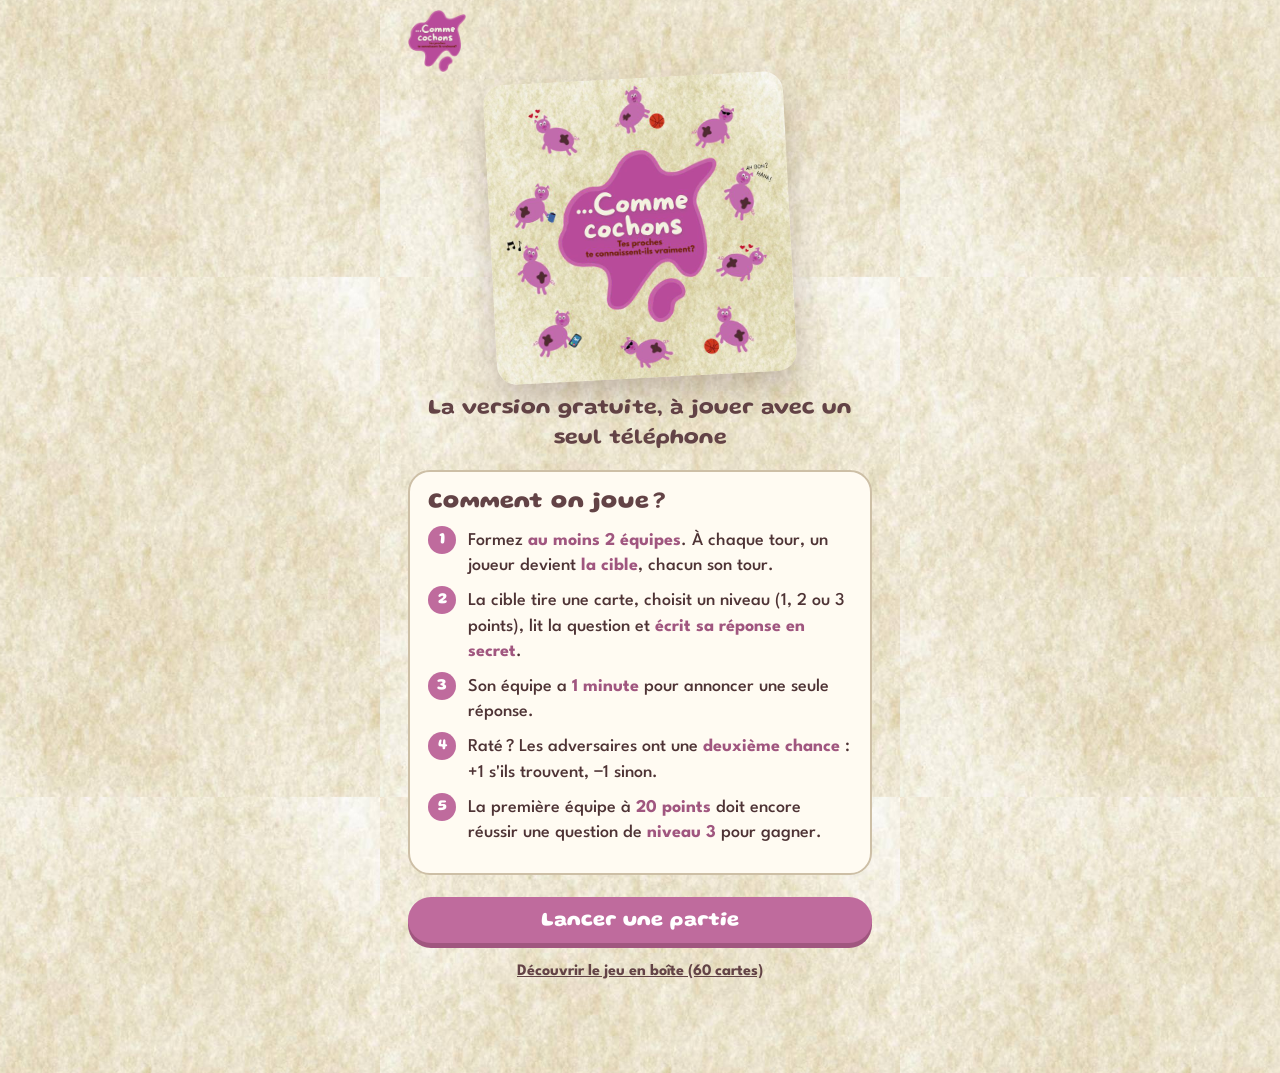
<file: jouer/index.html>
<!DOCTYPE html>
<html lang="fr">
<head>
<meta charset="utf-8">
<meta name="viewport" content="width=device-width, initial-scale=1, viewport-fit=cover, interactive-widget=resizes-content">
<title>Jouer gratuitement | ...Comme cochons</title>
<meta name="description" content="Jouez gratuitement à ...Comme cochons avec un seul téléphone : au moins deux équipes, une cible qui répond en secret, 1 minute pour deviner.">
<meta property="og:title" content="...Comme cochons : joue gratuitement avec tes amis">
<meta property="og:description" content="Un téléphone, deux équipes, 1 minute pour deviner. Tes proches te connaissent-ils vraiment ?">
<meta property="og:image" content="https://commecochons.com/img/couverture.png">
<meta property="og:url" content="https://commecochons.com/jouer/">
<meta name="theme-color" content="#BF6B9D">
<link rel="icon" type="image/png" href="/img/favicon-64.png">
<link rel="apple-touch-icon" href="/img/apple-touch-icon.png">
<link rel="preload" href="fonts/gluten-latin-700-normal.woff2" as="font" type="font/woff2" crossorigin>
<style>
  @font-face{font-family:"Gluten";font-style:normal;font-weight:600;font-display:swap;src:url("fonts/gluten-latin-600-normal.woff2") format("woff2")}
  @font-face{font-family:"Gluten";font-style:normal;font-weight:700;font-display:swap;src:url("fonts/gluten-latin-700-normal.woff2") format("woff2")}
  @font-face{font-family:"League Spartan";font-style:normal;font-weight:500;font-display:swap;src:url("fonts/league-spartan-latin-500-normal.woff2") format("woff2")}
  @font-face{font-family:"League Spartan";font-style:normal;font-weight:700;font-display:swap;src:url("fonts/league-spartan-latin-700-normal.woff2") format("woff2")}
  @font-face{font-family:"League Spartan";font-style:normal;font-weight:800;font-display:swap;src:url("fonts/league-spartan-latin-800-normal.woff2") format("woff2")}
  :root{
    --rose:#BF6B9D; --rose-fonce:#A0567F; --rose-clair:#EBCFE0;
    --brun:#634346; --brun-texte:#4E3335; --sable:#B79D6A; --bleu:#4D7AB1; --vert:#347C3A; --violet:#5D468A;
    --papier:#F3ECDA; --blanc:#FFFBF2; --bord:#CDBFA6; --rayon:22px;
  }
  *{box-sizing:border-box}
  html,body{margin:0}
  body{
    min-height:100vh;min-height:100dvh;display:flex;flex-direction:column;
    font-family:"League Spartan",system-ui,sans-serif;font-size:18px;line-height:1.4;color:var(--brun-texte);
    background:var(--papier) url("img/papier.jpg") center/520px repeat;
  }
  h1,h2,h3,.gluten{font-family:"Gluten",cursive;font-weight:700;line-height:1.1;margin:0}
  p{margin:0}
  img{display:block;max-width:100%;height:auto}
  button{font-family:inherit}
  .app{flex:1;width:100%;max-width:500px;margin:0 auto;padding:10px 18px calc(84px + env(safe-area-inset-bottom));display:flex;flex-direction:column}
  button,a,.carte{touch-action:manipulation;-webkit-tap-highlight-color:transparent}
  .haut{display:flex;justify-content:space-between;align-items:center;min-height:56px}
  .haut .logo img{width:58px;height:auto}
  .quitter{background:none;border:0;color:var(--brun);font-weight:700;font-size:.9rem;text-decoration:underline;cursor:pointer}

  .ecran{display:none;flex:1;flex-direction:column;gap:16px}
  .ecran.actif{display:flex;animation:entre .3s ease}
  @keyframes entre{from{opacity:0;transform:translateY(10px)}to{opacity:1;transform:none}}
  .pied{display:flex;flex-direction:column;gap:12px;padding-top:6px}

  /* Boutons */
  .btn{display:block;width:100%;text-align:center;text-decoration:none;border:0;cursor:pointer;
    font:700 1.25rem "Gluten",cursive;color:#fff;background:var(--rose);padding:15px 20px 13px;border-radius:999px;
    box-shadow:0 5px 0 var(--rose-fonce);transition:transform .08s ease, box-shadow .08s ease}
  .btn:active{transform:translateY(3px);box-shadow:0 2px 0 var(--rose-fonce)}
  .btn.brun{background:var(--brun);box-shadow:0 5px 0 #3e2a2c}
  .btn.blanc{background:var(--blanc);color:var(--rose-fonce);border:2px solid var(--rose);box-shadow:0 5px 0 var(--rose-clair)}
  .btn.petit{display:inline-block;width:auto;font-size:1rem;padding:9px 16px 8px}
  .lien{background:none;border:0;color:var(--brun);font-weight:700;text-decoration:underline;cursor:pointer;padding:6px;font-size:1rem;text-align:center}

  .bloc{background:var(--blanc);border:2px solid var(--bord);border-radius:var(--rayon);padding:18px}
  .bulle{background:var(--rose-clair);color:var(--brun-texte);border-radius:18px;padding:12px 16px;font-weight:700}

  /* Cochons */
  .cochon{width:120px;height:auto;pointer-events:none;user-select:none}
  .cochon.bouge{animation:dandine 2.4s ease-in-out infinite}
  .cochon.saute{animation:saute .7s ease-in-out infinite alternate}
  @keyframes dandine{0%,100%{transform:rotate(-4deg)}50%{transform:rotate(4deg) translateY(-4px)}}
  @keyframes saute{from{transform:translateY(0)}to{transform:translateY(-12px)}}
  @media (prefers-reduced-motion:reduce){.cochon.bouge,.cochon.saute{animation:none}}

  /* Accueil */
  .accueil-titre{position:relative;text-align:center;padding:6px 0 0}
  .accueil-titre img.dos{width:min(78vw,300px);margin:0 auto;border-radius:20px;box-shadow:0 14px 30px rgba(78,51,53,.25);transform:rotate(-3deg)}
  .accueil-titre .c1{position:absolute;left:-6px;bottom:-14px;width:110px}
  .accueil-titre .c2{position:absolute;right:-4px;top:4px;width:104px}
  .accroche{text-align:center;font-family:"Gluten",cursive;font-weight:600;font-size:1.35rem;color:var(--brun)}
  .regles{margin:0;padding:0;list-style:none;counter-reset:r}
  .regles li{counter-increment:r;position:relative;padding:0 0 10px 40px}
  .regles li::before{content:counter(r);position:absolute;left:0;top:-2px;width:28px;height:28px;border-radius:50%;
    background:var(--rose);color:#fff;font:700 1rem "Gluten",cursive;display:flex;align-items:center;justify-content:center}
  .regles b{color:var(--rose-fonce)}

  /* Réglages */
  .equipe-ligne{display:flex;align-items:center;gap:10px;margin-bottom:10px}
  .pastille{width:20px;height:20px;border-radius:50%;flex:none;border:2px solid #fff;box-shadow:0 0 0 2px var(--bord)}
  .equipe-ligne input{flex:1;min-width:0;font:600 1.05rem "League Spartan",sans-serif;padding:12px 14px;border-radius:14px;border:2px solid var(--bord);background:#fff;color:var(--brun-texte)}
  .equipe-ligne button{background:none;border:0;font-size:1.3rem;color:var(--brun);cursor:pointer;padding:4px 8px}
  .choix{display:flex;gap:10px}
  .choix label{flex:1;cursor:pointer;position:relative}
  .choix input{position:absolute;opacity:0}
  .choix span{display:block;text-align:center;padding:11px 8px 9px;border-radius:14px;border:2px solid var(--bord);background:#fff;font-weight:700;line-height:1.2}
  .choix small{font-weight:500;font-size:.85rem}
  .choix input:checked + span{border-color:var(--rose);background:var(--rose-clair);color:var(--brun-texte)}
  .choix input:focus-visible + span{outline:3px solid var(--bleu)}
  .themes{display:grid;grid-template-columns:repeat(3,1fr);gap:10px}
  .theme{position:relative;text-align:center;font-size:.72rem;font-weight:700;line-height:1.1}
  .theme img{border-radius:12px;box-shadow:0 3px 8px rgba(78,51,53,.18)}
  .theme.verrou{cursor:pointer}
  .theme.verrou img{filter:grayscale(.35);opacity:.8}
  .theme.verrou::after{content:"🔒";position:absolute;top:6px;right:6px;font-size:1.1rem}
  .theme.libre::after{content:"Gratuit";position:absolute;top:-8px;left:50%;transform:translateX(-50%);background:var(--rose);color:#fff;font-size:.65rem;padding:2px 7px;border-radius:99px}

  /* Scores */
  .scores{display:flex;gap:8px}
  .score{flex:1;min-width:0;background:var(--blanc);border:2px solid var(--bord);border-radius:16px;padding:6px 6px 5px;text-align:center}
  .score.joue{border-color:var(--rose);box-shadow:0 0 0 2px var(--rose)}
  .score b{display:block;font:700 1.7rem "Gluten",cursive;line-height:1.05}
  .score small{display:block;font-weight:700;font-size:.78rem;white-space:nowrap;overflow:hidden;text-overflow:ellipsis}

  /* Carte (recto, comme la vraie) */
  .carte-zone{perspective:1200px}
  .carte{position:relative;width:100%;aspect-ratio:1/1;transform-style:preserve-3d;transition:transform .7s cubic-bezier(.3,.7,.3,1)}
  .carte.retournee{transform:rotateY(180deg)}
  .face{position:absolute;inset:0;backface-visibility:hidden;-webkit-backface-visibility:hidden;border-radius:20px;overflow:hidden;box-shadow:0 12px 28px rgba(78,51,53,.22)}
  .face.dos img{width:100%;height:100%;object-fit:cover}
  .face.recto{transform:rotateY(180deg);background:var(--papier) url("img/papier.jpg") center/cover;padding:5.5% 6%;display:flex;flex-direction:column;gap:3.2%;border:1px solid var(--bord)}
  .recto-tete{display:flex;justify-content:space-between;align-items:flex-start}
  .recto-tete h3{font-size:clamp(1.25rem,6vw,1.65rem);color:var(--brun)}
  .recto-tete .sous{font-weight:800;font-size:.72rem;color:var(--brun);margin-top:2px}
  .recto-tete img{width:22%;margin-top:-4%}
  .ligne-q{flex:1;display:flex;align-items:center;gap:4%;background:rgba(255,251,242,.78);border:1.5px solid var(--bord);border-radius:14px;padding:0 4%;
    text-align:left;cursor:pointer;color:var(--brun-texte);transition:transform .12s ease, box-shadow .12s ease}
  .ligne-q:active{transform:scale(.98)}
  .ligne-q:focus-visible{outline:3px solid var(--rose)}
  .ligne-q .pts{flex:none;min-width:22%;text-align:center;font-weight:800;font-size:.85rem;border-radius:99px;padding:5px 4px 3px}
  .p1{background:var(--rose-clair);color:var(--brun-texte)} .p2{background:var(--rose-fonce);color:#fff} .p3{background:var(--brun);color:#fff}
  .ligne-q .txt{font:600 clamp(.95rem,4.3vw,1.15rem) "Gluten",cursive;line-height:1.15}
  .ligne-q .credit{display:block;font:700 .62rem "League Spartan",sans-serif;color:var(--rose-fonce);margin-top:2px}
  .ligne-q.choisie{box-shadow:0 0 0 3px var(--rose);background:#fff}
  .ligne-q.bloquee{opacity:.35;pointer-events:none}

  /* Grande question */
  .grande-q{background:var(--blanc);border:2px solid var(--bord);border-radius:var(--rayon);padding:18px 18px 16px}
  .grande-q .meta{display:flex;justify-content:space-between;align-items:center;margin-bottom:10px}
  .grande-q .meta .pts{font-weight:800;font-size:.85rem;border-radius:99px;padding:5px 12px 3px}
  .grande-q .meta span:first-child{font-weight:800;font-size:.85rem;color:var(--brun)}
  .grande-q p{font:600 clamp(1.35rem,6.5vw,1.7rem) "Gluten",cursive;line-height:1.15;color:var(--brun-texte)}
  textarea{width:100%;min-height:76px;font:600 1.2rem "Gluten",cursive;scroll-margin:90px 0 120px;padding:14px;border-radius:16px;border:2px solid var(--bord);resize:none;color:var(--brun-texte);background:#fff}
  textarea:focus,input:focus{outline:3px solid var(--rose-clair);border-color:var(--rose)}
  .avec-cochon{display:flex;align-items:center;gap:12px}
  .avec-cochon .cochon{width:92px;flex:none}
  #e-question{gap:12px}
  #e-question .avec-cochon .cochon{width:64px}
  #e-question .bulle{padding:9px 13px;font-size:.95rem}
  #e-question .grande-q{padding:14px 16px}
  #e-question .grande-q p{font-size:clamp(1.15rem,5.4vw,1.4rem)}
  body.clavier .haut,body.clavier #e-question .avec-cochon{display:none}
  body.clavier .app{padding-top:6px;padding-bottom:12px}
  body.clavier #e-question .grande-q .meta{margin-bottom:4px}
  body.clavier #e-question label{display:none}

  /* Sablier */
  .sablier{align-self:center;position:relative;width:190px;height:190px}
  .sablier svg{width:100%;height:100%;transform:rotate(-90deg)}
  .sablier .temps{position:absolute;inset:0;display:flex;align-items:center;justify-content:center;font:700 3.6rem "Gluten",cursive;color:var(--brun)}
  .sablier.fini .temps{color:var(--rose-fonce)}
  .sablier .cochon{position:absolute;width:86px;right:-58px;bottom:-14px}

  /* Révélation */
  .reponse-revelee{text-align:center;font:700 2rem "Gluten",cursive;color:var(--brun);background:var(--blanc);border-radius:var(--rayon);padding:22px 16px;border:3px dashed var(--rose)}
  .verdict{display:flex;gap:12px}
  .verdict .btn{flex:1}
  .centre{text-align:center}
  .finale{background:var(--brun);color:#fff;border-radius:16px;padding:12px 16px;font-weight:700;text-align:center}
  .bandeau-info{background:var(--blanc);border:2px dashed var(--bord);border-radius:14px;padding:10px 14px;font-size:.95rem;font-weight:600}
  .equipes-choix{display:flex;flex-direction:column;gap:10px}

  /* Toast points */
  .toast{background:rgba(255,251,242,.96);border:2px solid var(--rose-clair);border-radius:26px;padding:10px 22px 12px;box-shadow:0 14px 34px rgba(78,51,53,.25);position:fixed;left:50%;top:24%;transform:translate(-50%,-50%) scale(.6);opacity:0;pointer-events:none;z-index:9;text-align:center;
    transition:opacity .25s ease, transform .35s cubic-bezier(.3,1.6,.5,1)}
  .toast.on{opacity:1;transform:translate(-50%,-50%) scale(1)}
  .toast img{width:140px;margin:0 auto}
  .toast b{display:block;font:800 2.6rem "Gluten",cursive;color:var(--rose-fonce);text-shadow:0 3px 0 #fff}

  /* Fin */
  .gagnant{text-align:center;position:relative}
  .gagnant .cochons{display:flex;justify-content:center;align-items:flex-end;gap:4px}
  .gagnant .cochons img{width:130px}
  .gagnant h2{font-size:2.2rem;margin-top:6px}
  .offre{background:var(--blanc);border:3px solid var(--rose);border-radius:var(--rayon);padding:18px;display:flex;flex-direction:column;gap:12px}
  .offre h3{color:var(--rose-fonce);font-size:1.5rem}
  .offre .rangee{display:flex;gap:12px;align-items:center}
  .offre .rangee img{width:84px;border-radius:12px;transform:rotate(-4deg);box-shadow:0 6px 14px rgba(78,51,53,.2)}
</style>
<script data-goatcounter="https://henyririx.goatcounter.com/count" async src="https://gc.zgo.at/count.js"></script>
</head>
<body>

<div class="app">
  <div class="haut">
    <a class="logo" href="/" aria-label="...Comme cochons, retour au site"><img src="/img/logo-tache-sm.png" alt="...Comme cochons" width="272" height="291"></a>
    <button class="quitter" id="btn-quitter" hidden>Quitter la partie</button>
  </div>

  <!-- 1. Accueil -->
  <section class="ecran actif" id="e-accueil">
    <div class="accueil-titre">
      <img class="dos" src="img/couvercle.jpg" alt="Couvercle de la boîte ...Comme cochons : Tes proches te connaissent-ils vraiment ?" width="720" height="720">
    </div>
    <p class="accroche">La version gratuite, à jouer avec un seul téléphone</p>
    <div class="bloc">
      <h3 style="color:var(--brun);font-size:1.45rem;margin-bottom:12px">Comment on joue&#8239;?</h3>
      <ol class="regles">
        <li>Formez <b>au moins 2 équipes</b>. À chaque tour, un joueur devient <b>la cible</b>, chacun son tour.</li>
        <li>La cible tire une carte, choisit un niveau (1, 2 ou 3 points), lit la question et <b>écrit sa réponse en secret</b>.</li>
        <li>Son équipe a <b>1 minute</b> pour annoncer une seule réponse.</li>
        <li>Raté&#8239;? Les adversaires ont une <b>deuxième chance</b> : +1 s'ils trouvent, −1 sinon.</li>
        <li>La première équipe à <b>20 points</b> doit encore réussir une question de <b>niveau 3</b> pour gagner.</li>
      </ol>
    </div>
    <div class="pied">
      <button class="btn" id="btn-commencer">Lancer une partie</button>
      <a class="lien" href="/#offres">Découvrir le jeu en boîte (60 cartes)</a>
    </div>
  </section>

  <!-- 2. Réglages -->
  <section class="ecran" id="e-reglages">
    <h2 style="color:var(--brun);font-size:1.9rem">Vos équipes</h2>
    <div id="liste-equipes"></div>
    <button class="btn blanc petit" id="btn-ajout-equipe" style="align-self:flex-start">+ Ajouter une équipe</button>

    <h3 style="color:var(--brun);font-size:1.25rem">Durée de la partie</h3>
    <div class="choix" role="radiogroup" aria-label="Durée de la partie">
      <label><input type="radio" name="objectif" value="10"><span>Partie courte<br><small>10 points</small></span></label>
      <label><input type="radio" name="objectif" value="20" checked><span>Règle officielle<br><small>20 points</small></span></label>
    </div>

    <h3 style="color:var(--brun);font-size:1.25rem">La cible écrit sa réponse…</h3>
    <div class="choix" role="radiogroup" aria-label="Support de réponse">
      <label><input type="radio" name="support" value="tel" checked><span>Sur le téléphone</span></label>
      <label><input type="radio" name="support" value="papier"><span>Sur un papier</span></label>
    </div>

    <h3 style="color:var(--brun);font-size:1.25rem">Thème</h3>
    <div class="themes">
      <div class="theme libre"><img src="img/dos/gouts.jpg" alt="Goûts et passions (gratuit)" width="560" height="560"></div>
      <div class="theme verrou" data-theme="famille"><img src="img/dos/famille.jpg" alt="Famille et amis (dans la boîte)" width="560" height="560"></div>
      <div class="theme verrou" data-theme="anecdotes"><img src="img/dos/anecdotes.jpg" alt="Anecdotes (dans la boîte)" width="560" height="560"></div>
      <div class="theme verrou" data-theme="quotidien"><img src="img/dos/quotidien.jpg" alt="Vie quotidienne (dans la boîte)" width="560" height="560"></div>
      <div class="theme verrou" data-theme="voyages"><img src="img/dos/voyages.jpg" alt="Voyages et vacances (dans la boîte)" width="560" height="560"></div>
    </div>
    <p style="font-size:.92rem">Les 4 autres thèmes (48 cartes) sont dans le jeu en boîte.</p>

    <div class="pied">
      <button class="btn" id="btn-go">C'est parti&#8239;!</button>
    </div>
  </section>

  <!-- 3. Tirage de la carte et choix du niveau -->
  <section class="ecran" id="e-carte">
    <div class="scores" id="scores"></div>
    <h2 id="tour-titre" style="font-size:1.6rem"></h2>
    <div class="finale" id="bandeau-finale" hidden>Question finale&#8239;! Réussissez le niveau 3 pour gagner la partie.</div>
    <p class="bulle" id="tour-consigne"></p>
    <div class="carte-zone">
      <div class="carte" id="carte" role="button" tabindex="0" aria-label="Retourner la carte">
        <div class="face dos"><img src="img/dos/gouts.jpg" alt="Dos de carte Goûts et passions" width="560" height="560"></div>
        <div class="face recto">
          <div class="recto-tete">
            <div><h3>Goûts et passions</h3><div class="sous">...Comme cochons</div></div>
            <img src="img/cochons/musique.png" alt="">
          </div>
          <button class="ligne-q" data-niveau="1"><span class="pts p1">1 pt</span><span class="txt"></span></button>
          <button class="ligne-q" data-niveau="2"><span class="pts p2">2 pts</span><span class="txt"></span></button>
          <button class="ligne-q" data-niveau="3"><span class="pts p3">3 pts</span><span class="txt"></span></button>
        </div>
      </div>
    </div>
    <div class="bandeau-info" id="bandeau-epuise" hidden>Vous avez vu les 12 cartes gratuites, on les remélange. Le jeu en boîte en contient 60.</div>
  </section>

  <!-- 4. Écriture secrète -->
  <section class="ecran" id="e-question">
    <div class="avec-cochon">
      <img class="cochon bouge" src="img/cochons/telephone.png" alt="">
      <p class="bulle" id="q-consigne" style="flex:1"></p>
    </div>
    <div class="grande-q">
      <div class="meta"><span>Goûts et passions</span><span class="pts" id="q-niveau"></span></div>
      <p id="q-texte"></p>
    </div>
    <div id="zone-ecriture">
      <label for="reponse" style="font-weight:700;display:block;margin-bottom:6px">Ta réponse, en secret&#8239;:</label>
      <textarea id="reponse" maxlength="140" rows="2" placeholder="Écris ta réponse ici…" autocomplete="off" autocorrect="off" enterkeyhint="done"></textarea>
    </div>
    <button class="btn" id="btn-cacher">Cacher ma réponse et lancer le sablier</button>
  </section>

  <!-- 5. Sablier -->
  <section class="ecran" id="e-sablier">
    <div class="scores" id="scores-2"></div>
    <div class="grande-q">
      <div class="meta"><span id="s-equipe"></span><span class="pts" id="q-niveau-2"></span></div>
      <p id="q-texte-2"></p>
    </div>
    <div class="sablier" id="sablier">
      <svg viewBox="0 0 120 120" aria-hidden="true">
        <circle cx="60" cy="60" r="52" fill="none" stroke="#E5DBC4" stroke-width="12"/>
        <circle id="arc" cx="60" cy="60" r="52" fill="none" stroke="#BF6B9D" stroke-width="12" stroke-linecap="round" stroke-dasharray="326.7" stroke-dashoffset="0"/>
      </svg>
      <div class="temps" id="temps" role="timer" aria-live="off">60</div>
      <img class="cochon saute" src="img/cochons/basket-3.png" alt="">
    </div>
    <p class="centre" id="sablier-consigne" style="font-weight:600">Une seule réponse finale, annoncée par l'équipe.</p>
    <div class="pied">
      <button class="btn" id="btn-repondu">L'équipe a répondu</button>
    </div>
  </section>

  <!-- 6. Verdict de l'équipe -->
  <section class="ecran" id="e-verdict">
    <div class="avec-cochon">
      <img class="cochon bouge" src="img/cochons/lunettes.png" alt="">
      <p class="bulle" style="flex:1">Cible, sans rien dévoiler&#8239;: ton équipe a-t-elle trouvé&#8239;?</p>
    </div>
    <div class="grande-q"><p id="v-question" style="font-size:1.25rem"></p></div>
    <div class="pied">
      <div class="verdict">
        <button class="btn brun" id="btn-rate">Raté</button>
        <button class="btn" id="btn-trouve">Trouvé&#8239;!</button>
      </div>
    </div>
  </section>

  <!-- 7. Deuxième chance -->
  <section class="ecran" id="e-chance">
    <div class="avec-cochon">
      <img class="cochon bouge" src="img/cochons/ah-bon.png" alt="">
      <div style="flex:1">
        <h2 style="font-size:1.7rem;color:var(--rose-fonce)">Deuxième chance&#8239;!</h2>
        <p style="font-weight:600;margin-top:4px">Une équipe adverse peut tenter sa chance : <b>+1</b> si elle trouve, <b>−1</b> sinon.</p>
      </div>
    </div>
    <div class="equipes-choix" id="chance-equipes"></div>
    <div class="verdict" id="chance-verdict" hidden>
      <button class="btn brun" id="btn-chance-rate">Raté (−1)</button>
      <button class="btn" id="btn-chance-trouve">Trouvé (+1)</button>
    </div>
    <div class="pied">
      <button class="lien" id="btn-chance-passer">Personne ne tente, on révèle</button>
    </div>
  </section>

  <!-- 8. Révélation -->
  <section class="ecran" id="e-revelation">
    <img class="cochon bouge" src="img/cochons/quoi.png" alt="" style="width:130px;align-self:center">
    <p class="centre" id="r-question" style="font-weight:600"></p>
    <div class="reponse-revelee" id="r-reponse"></div>
    <div class="pied">
      <button class="btn" id="btn-suivant">Tour suivant</button>
    </div>
  </section>

  <!-- 9. Fin -->
  <section class="ecran" id="e-fin">
    <div class="gagnant">
      <div class="cochons">
        <img class="cochon bouge" src="img/cochons/lunettes.png" alt="">
        <img class="cochon saute" src="img/cochons/amoureux.png" alt="">
      </div>
      <h2 id="f-gagnant"></h2>
      <p id="f-detail" style="font-weight:600"></p>
    </div>
    <div class="scores" id="scores-fin"></div>
    <div class="offre">
      <div class="rangee">
        <img src="img/couvercle.jpg" alt="La boîte ...Comme cochons" width="720" height="720">
        <div>
          <h3>Envie de la suite&#8239;?</h3>
          <p>Le jeu en boîte : <b>60 cartes, 180 questions, 5 thèmes</b> et un vrai sablier. <b>24,99 €</b>, livraison offerte.</p>
        </div>
      </div>
      <a class="btn" href="https://buy.stripe.com/cNibJ1gidbhCeClblF8og00" id="cta-boite">Précommander · 24,99 €</a>
    </div>
    <div class="pied">
      <button class="btn blanc" id="btn-rejouer">Rejouer</button>
      <button class="lien" id="btn-partager">Partager le jeu à des amis</button>
    </div>
  </section>
</div>

<div class="toast" id="toast" aria-live="polite"><img id="toast-img" src="img/cochons/amoureux-3.png" alt=""><b id="toast-txt"></b></div>

<script>
/* ===== Cartes gratuites : « Goûts et passions », reprises du fichier d'impression (12 cartes, niveaux 1, 2, 3) ===== */
const CARTES = [
  ["Est-ce que je préfère le café ou le thé le matin ?", "De quel instrument de musique je joue ?", "Quel est le défaut qui m'énerve le plus chez les gens ?"],
  ["Quel sport est-ce que je pratique en ce moment ?", "Quel est mon genre de musique préféré ?", "Quels objets est-ce que je collectionne ?"],
  ["Est-ce que je préfère le sucré ou le salé ?", "Quel est mon film préféré ?", "Quelle est ma chanson « plaisir coupable » ?"],
  ["Est-ce que je préfère soirée pizza ou soirée sushis ?", "Quel est mon livre préféré ?", "Quelle série est-ce que je regarde actuellement ?"],
  ["Est-ce que je préfère la bière, le vin ou un cocktail ?", "Quelle est ma série préférée ?", "Quelle est ma chanson de karaoké fétiche ?"],
  ["Team fondue ou raclette ?", "Quel est mon cocktail préféré ?", "Quel film ai-je regardé plus de 10 fois ?"],
  ["Plutôt chat ou chien ?", "Quelle est la couleur qu'on retrouve le plus dans mon dressing ?", "Quel est le vêtement qui me représente le plus ?"],
  ["Est-ce que je suis plutôt du matin ou du soir ?", "Quel est mon jeu de société préféré ?", "Quel est mon parfum signature ?"],
  ["Quelle est ma saison favorite ?", ["Quel est mon sportif préféré ?", "La question de Rémi"], "Quel est le jeu vidéo auquel j'ai le plus joué ?"],
  ["Quelle est ma couleur préférée ?", ["Dans quelle activité ou quel sport je me considère le(la) meilleur(e) du groupe ?", "La question de Thibault"], "Quelle est l'expression que je répète souvent ?"],
  ["Team pain au chocolat ou chocolatine ?", "Quelle est ma pâtisserie favorite ?", "Quel superpouvoir est-ce que je rêve d'avoir ?"],
  ["Est-ce que je préfère les gaufres ou les crêpes ?", "Quel est mon acteur/actrice préféré(e) ?", "Si je devais être un personnage de série, lequel je serais ?"]
];
const COULEURS = ["#BF6B9D", "#4D7AB1", "#347C3A", "#B79D6A", "#5D468A", "#634346"];
const NOMS_DEFAUT = ["Les Cochons roses", "Les Groins bleus", "Les Truffes vertes", "Les Jambons dorés", "Les Porcelets violets", "Les Lardons"];
const COCHONS_BRAVO = ["amoureux-3", "amoureux-4", "musique-2", "basket-2"];
const PTS = {1: ["1 pt", "p1"], 2: ["2 pts", "p2"], 3: ["3 pts", "p3"]};
const DUREE = 60; // secondes, comme le sablier du jeu

const fine = s => s.replace(/\s*([?!])/g, " $1");
const $ = id => document.getElementById(id);
const texte = q => Array.isArray(q) ? q[0] : q;
const credit = q => Array.isArray(q) ? q[1] : "";

/* Statistiques (GoatCounter si installé) */
function suivre(evenement){
  try{ if(window.goatcounter && window.goatcounter.count){ window.goatcounter.count({path: "jouer-" + evenement, title: evenement, event: true}); } }catch(e){}
}
let tours = 0, debutPartie = 0, finieEnvoyee = false, qCourante = "";

/* ===== État ===== */
let equipes = [], objectif = 20, support = "tel";
let tourIdx = 0, niveau = 1, enFinale = false, carteRetournee = false;
let pioche = [], carteCourante = null, minuteur = null, finSablier = 0, equipeChance = null;

function montrer(id){
  document.querySelectorAll(".ecran").forEach(e => e.classList.toggle("actif", e.id === id));
  $("btn-quitter").hidden = ["e-accueil", "e-reglages", "e-fin"].includes(id);
  window.scrollTo(0, 0);
}
function toast(img, txt){
  $("toast-img").src = "img/cochons/" + img + ".png";
  $("toast-txt").textContent = fine(txt);
  $("toast-txt").style.fontSize = txt.length > 4 ? "1.7rem" : "";
  $("toast").classList.add("on");
  clearTimeout(toast.t); toast.t = setTimeout(() => $("toast").classList.remove("on"), 1300);
}

/* ===== Équipes ===== */
function dessinerEquipes(){
  const box = $("liste-equipes"); box.innerHTML = "";
  equipes.forEach((eq, i) => {
    const l = document.createElement("div"); l.className = "equipe-ligne";
    l.innerHTML = `<span class="pastille" style="background:${eq.couleur}"></span><input type="text" maxlength="22" aria-label="Nom de l'équipe ${i + 1}">${equipes.length > 2 ? '<button aria-label="Retirer cette équipe">✕</button>' : ""}`;
    const inp = l.querySelector("input"); inp.value = eq.nom;
    inp.addEventListener("input", () => eq.nom = inp.value);
    const b = l.querySelector("button");
    if(b) b.addEventListener("click", () => { equipes.splice(i, 1); equipes.forEach((e, k) => e.couleur = COULEURS[k]); dessinerEquipes(); });
    box.appendChild(l);
  });
  $("btn-ajout-equipe").hidden = equipes.length >= 6;
}
$("btn-ajout-equipe").addEventListener("click", () => {
  const i = equipes.length;
  equipes.push({nom: NOMS_DEFAUT[i], couleur: COULEURS[i], points: 0});
  dessinerEquipes();
});

function dessinerScores(cible, surligner = true){
  const box = $(cible); box.innerHTML = "";
  equipes.forEach((eq, i) => {
    const d = document.createElement("div");
    d.className = "score" + (surligner && i === tourIdx ? " joue" : "");
    d.innerHTML = `<b style="color:${eq.couleur}">${eq.points}</b><small></small>`;
    d.querySelector("small").textContent = eq.nom;
    box.appendChild(d);
  });
}

/* ===== Pioche ===== */
function melanger(a){ for(let i = a.length - 1; i > 0; i--){ const j = Math.floor(Math.random() * (i + 1)); [a[i], a[j]] = [a[j], a[i]]; } return a; }
function piocher(){
  $("bandeau-epuise").hidden = true;
  if(pioche.length === 0){
    pioche = melanger(CARTES.map((_, i) => i));
    if(carteCourante !== null){ $("bandeau-epuise").hidden = false; suivre("cartes-epuisees"); }
  }
  carteCourante = pioche.pop();
}

/* ===== Tour ===== */
function debutTour(){
  const eq = equipes[tourIdx];
  enFinale = eq.points >= objectif;
  dessinerScores("scores");
  $("tour-titre").textContent = fine("À vous, " + eq.nom + " !");
  $("tour-titre").style.color = eq.couleur;
  $("bandeau-finale").hidden = !enFinale;
  piocher();
  const c = CARTES[carteCourante];
  document.querySelectorAll(".ligne-q").forEach(b => {
    const n = Number(b.dataset.niveau), q = c[n - 1], t = b.querySelector(".txt");
    t.textContent = fine(texte(q));
    if(credit(q)){ const s = document.createElement("span"); s.className = "credit"; s.textContent = credit(q); t.appendChild(s); }
    b.classList.remove("choisie");
    b.classList.toggle("bloquee", enFinale && n !== 3);
  });
  carteRetournee = false;
  $("carte").classList.remove("retournee");
  $("tour-consigne").textContent = fine("Le joueur suivant de votre équipe devient la cible. Cible, touche la carte pour la retourner !");
  montrer("e-carte");
}
function retourner(){
  if(carteRetournee) return;
  carteRetournee = true;
  $("carte").classList.add("retournee");
  $("tour-consigne").textContent = enFinale
    ? "Question finale : la cible lit le niveau 3 à voix haute."
    : "Cible : choisis un niveau et lis la question à voix haute.";
}
$("carte").addEventListener("click", e => { if(!carteRetournee){ e.preventDefault(); retourner(); } });
$("carte").addEventListener("keydown", e => { if((e.key === "Enter" || e.key === " ") && !carteRetournee){ e.preventDefault(); retourner(); } });

document.querySelectorAll(".ligne-q").forEach(b => b.addEventListener("click", e => {
  if(!carteRetournee) return;
  e.stopPropagation();
  niveau = Number(b.dataset.niveau);
  b.classList.add("choisie");
  tours++;
  suivre("niveau-" + niveau);
  qCourante = "q-gouts-" + (carteCourante + 1) + "-" + niveau; // carte (1 à 12) et niveau joués, sans la réponse
  suivre(qCourante);
  if(tours === 1) suivre("tour-1");
  if(tours === 5) suivre("tour-5");
  if(tours === 10) suivre("tour-10");
  const t = fine(texte(CARTES[carteCourante][niveau - 1]));
  ["q-texte", "q-texte-2", "v-question", "r-question"].forEach(id => $(id).textContent = t);
  ["q-niveau", "q-niveau-2"].forEach(id => { $(id).textContent = PTS[niveau][0]; $(id).className = "pts " + PTS[niveau][1]; });
  $("reponse").value = "";
  const papier = support === "papier";
  $("zone-ecriture").hidden = papier;
  $("q-consigne").textContent = papier
    ? "Cible : écris ta réponse sur un papier, en secret, et retourne-le."
    : "Cible : toi seul(e) regardes l'écran. Écris ta réponse en secret.";
  $("btn-cacher").textContent = papier ? "C'est écrit : lancer le sablier" : "Cacher ma réponse et lancer le sablier";
  setTimeout(() => { montrer("e-question"); if(!papier) setTimeout(() => $("reponse").focus(), 250); }, 280);
}));

/* Clavier mobile : on compacte l'écran et on garde la saisie visible */
const vv = window.visualViewport;
function majClavier(){
  const saisie = document.activeElement === $("reponse");
  const tactile = window.matchMedia("(pointer: coarse)").matches;
  const ouvert = saisie && (tactile || vv.height < window.innerHeight * 0.78);
  document.body.classList.toggle("clavier", ouvert);
  if(ouvert && document.activeElement === $("reponse")){
    window.scrollTo(0, 0);
    setTimeout(() => $("btn-cacher").scrollIntoView({block: "nearest"}), 60);
  }
}
if(vv){ vv.addEventListener("resize", majClavier); }
$("reponse").addEventListener("focus", () => setTimeout(majClavier, 350));
$("reponse").addEventListener("blur", () => setTimeout(() => document.body.classList.remove("clavier"), 150));
$("reponse").addEventListener("keydown", e => { if(e.key === "Enter" && !e.shiftKey){ e.preventDefault(); $("btn-cacher").click(); } });

$("btn-cacher").addEventListener("click", () => {
  if(support === "tel" && !$("reponse").value.trim()){
    $("reponse").focus(); $("reponse").placeholder = "Écris d'abord ta réponse 🙂"; return;
  }
  $("reponse").blur(); document.body.classList.remove("clavier");
  dessinerScores("scores-2");
  $("s-equipe").textContent = equipes[tourIdx].nom;
  $("s-equipe").style.color = equipes[tourIdx].couleur;
  lancerSablier();
  montrer("e-sablier");
});

/* ===== Sablier ===== */
function bip(){
  try{
    const ctx = new (window.AudioContext || window.webkitAudioContext)();
    [0, .25, .5].forEach(t => {
      const o = ctx.createOscillator(), g = ctx.createGain();
      o.frequency.value = 660; o.connect(g); g.connect(ctx.destination);
      g.gain.setValueAtTime(.2, ctx.currentTime + t); g.gain.exponentialRampToValueAtTime(.001, ctx.currentTime + t + .2);
      o.start(ctx.currentTime + t); o.stop(ctx.currentTime + t + .22);
    });
  }catch(e){}
  try{ if(navigator.vibrate) navigator.vibrate([200, 100, 200]); }catch(e){}
}
function lancerSablier(){
  clearInterval(minuteur);
  finSablier = Date.now() + DUREE * 1000;
  $("sablier").classList.remove("fini");
  $("sablier-consigne").textContent = "Une seule réponse finale, annoncée par l'équipe.";
  const arc = $("arc"), tour = 326.7;
  const maj = () => {
    const reste = Math.max(0, finSablier - Date.now());
    $("temps").textContent = Math.ceil(reste / 1000);
    arc.style.strokeDashoffset = tour * (1 - reste / (DUREE * 1000));
    if(reste <= 0){
      clearInterval(minuteur);
      $("sablier").classList.add("fini");
      $("sablier-consigne").textContent = fine("Temps écoulé ! L'équipe annonce sa réponse maintenant.");
      bip();
    }
  };
  maj(); minuteur = setInterval(maj, 200);
}
$("btn-repondu").addEventListener("click", () => { clearInterval(minuteur); montrer("e-verdict"); });

/* ===== Verdict ===== */
$("btn-trouve").addEventListener("click", () => {
  suivre(qCourante + "-trouve");
  const eq = equipes[tourIdx];
  if(enFinale) return victoire(eq);
  eq.points += niveau;
  toast(COCHONS_BRAVO[Math.floor(Math.random() * COCHONS_BRAVO.length)], "+" + niveau);
  setTimeout(reveler, 1100);
});
$("btn-rate").addEventListener("click", () => {
  suivre("rate");
  suivre(qCourante + "-rate");
  equipeChance = null;
  const box = $("chance-equipes"); box.innerHTML = "";
  equipes.forEach((eq, i) => {
    if(i === tourIdx) return;
    const b = document.createElement("button");
    b.className = "btn blanc"; b.textContent = eq.nom; b.style.color = eq.couleur; b.style.borderColor = eq.couleur;
    b.addEventListener("click", () => {
      equipeChance = i;
      box.querySelectorAll("button").forEach(x => x.style.opacity = x === b ? "1" : ".4");
      $("chance-verdict").hidden = false;
    });
    box.appendChild(b);
  });
  $("chance-verdict").hidden = true;
  if(equipes.length === 2) box.querySelector("button").click(); // un seul adversaire : présélectionné
  montrer("e-chance");
});
$("btn-chance-trouve").addEventListener("click", () => { if(equipeChance === null) return; suivre("deuxieme-chance"); equipes[equipeChance].points += 1; toast("amoureux-4", "+1"); setTimeout(reveler, 1100); });
$("btn-chance-rate").addEventListener("click", () => { if(equipeChance === null) return; suivre("deuxieme-chance"); equipes[equipeChance].points = Math.max(0, equipes[equipeChance].points - 1); toast("ah-bon", "−1"); setTimeout(reveler, 1100); });
$("btn-chance-passer").addEventListener("click", reveler);

function reveler(){
  const r = $("reponse").value.trim();
  $("r-reponse").textContent = support === "papier" ? fine("Cible, montre ton papier !") : r;
  montrer("e-revelation");
}
$("btn-suivant").addEventListener("click", () => { tourIdx = (tourIdx + 1) % equipes.length; debutTour(); });

function victoire(eq){
  suivre("partie-finie");
  const minutes = Math.round((Date.now() - debutPartie) / 60000);
  suivre("duree-" + (minutes < 10 ? "moins-10min" : minutes < 20 ? "10-20min" : minutes < 30 ? "20-30min" : "plus-30min"));
  finieEnvoyee = true;
  $("f-gagnant").textContent = fine(eq.nom + " gagne !");
  $("f-gagnant").style.color = eq.couleur;
  $("f-detail").textContent = "Question finale réussie avec " + eq.points + " points au compteur.";
  dessinerScores("scores-fin", false);
  montrer("e-fin");
}

/* ===== Navigation ===== */
$("btn-commencer").addEventListener("click", () => {
  suivre("reglages");
  equipes = [0, 1].map(i => ({nom: NOMS_DEFAUT[i], couleur: COULEURS[i], points: 0}));
  dessinerEquipes(); montrer("e-reglages");
});
$("btn-go").addEventListener("click", () => {
  equipes.forEach((eq, i) => { eq.nom = eq.nom.trim() || NOMS_DEFAUT[i]; eq.points = 0; });
  objectif = Number(document.querySelector('input[name="objectif"]:checked').value);
  support = document.querySelector('input[name="support"]:checked').value;
  tourIdx = Math.floor(Math.random() * equipes.length);
  pioche = []; carteCourante = null;
  suivre("partie-lancee");
  suivre("equipes-" + equipes.length);
  suivre("mode-" + (support === "tel" ? "telephone" : "papier"));
  suivre("objectif-" + objectif);
  tours = 0; debutPartie = Date.now(); finieEnvoyee = false;
  debutTour();
});
$("btn-quitter").addEventListener("click", () => {
  if(confirm("Quitter la partie en cours ?")){ clearInterval(minuteur); suivre("abandon-tour-" + Math.min(tours, 10)); montrer("e-accueil"); }
});
$("btn-rejouer").addEventListener("click", () => { suivre("rejouer"); equipes.forEach(eq => eq.points = 0); dessinerEquipes(); montrer("e-reglages"); });
$("btn-partager").addEventListener("click", async () => {
  const data = {title: "...Comme cochons", text: "On teste si on se connaît vraiment ? Jeu gratuit, un seul téléphone :", url: "https://commecochons.com/jouer/"};
  suivre("partage");
  if(navigator.share){ try{ await navigator.share(data); }catch(e){} }
  else { try{ await navigator.clipboard.writeText(data.url); $("btn-partager").textContent = "Lien copié !"; }catch(e){} }
});
$("cta-boite").addEventListener("click", () => suivre("clic-precommande"));
/* Thème verrouillé touché : on mesure l'envie et on explique */
document.querySelectorAll(".theme.verrou").forEach(t => t.addEventListener("click", () => {
  suivre("theme-verrouille-" + t.dataset.theme);
  toast("quoi", "Dans la boîte !");
}));

window.addEventListener("beforeunload", e => {
  const actif = document.querySelector(".ecran.actif");
  if(actif && !["e-accueil", "e-reglages", "e-fin"].includes(actif.id)){ e.preventDefault(); e.returnValue = ""; }
});
</script>
</body>
</html>
</file>
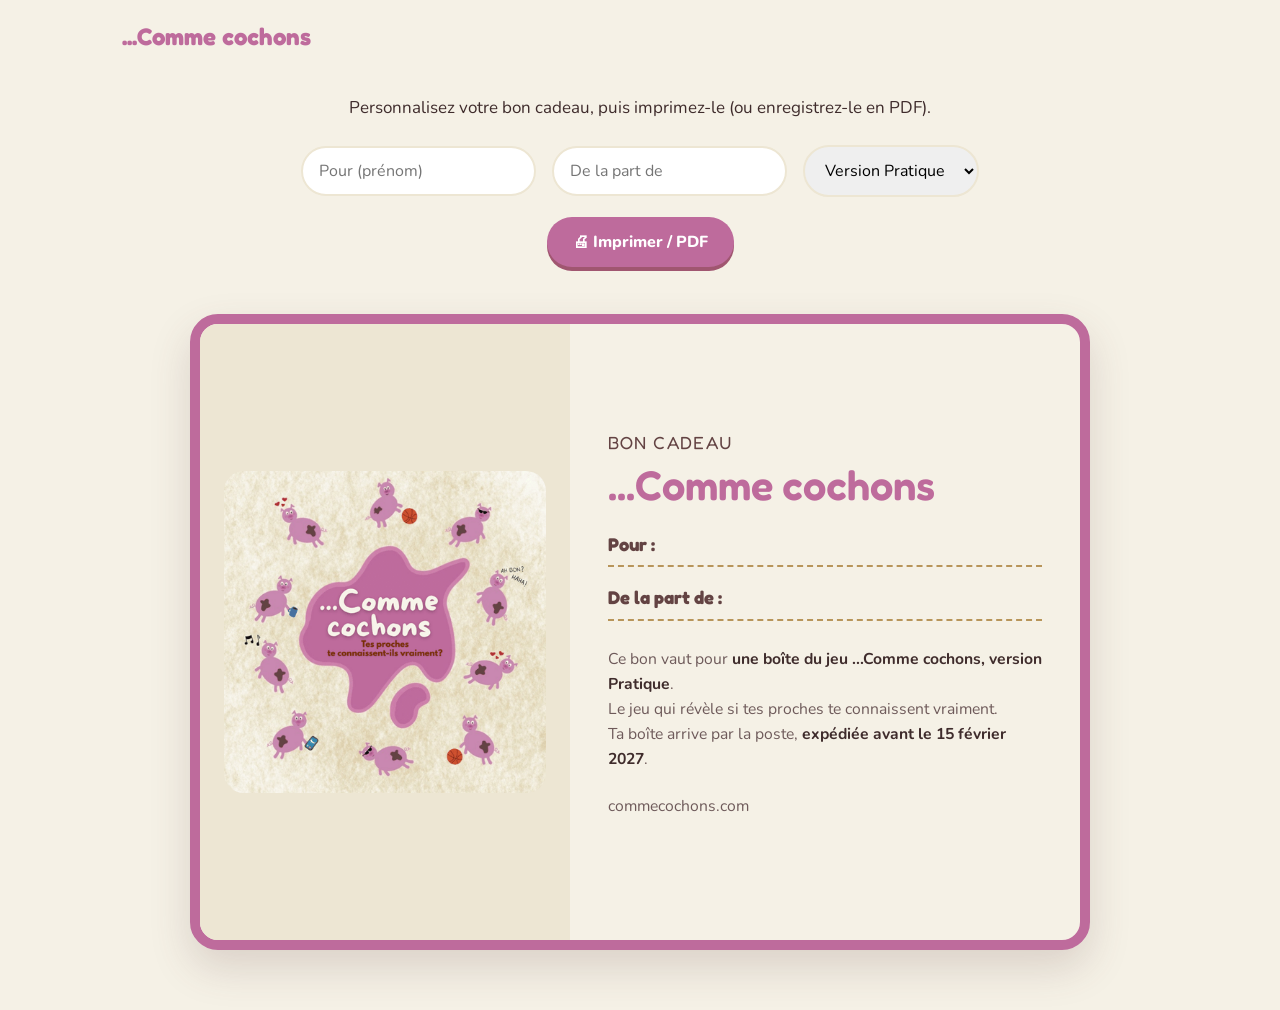
<file: bon-cadeau.html>
<!DOCTYPE html>
<html lang="fr">
<head>
<meta charset="utf-8">
<meta name="viewport" content="width=device-width, initial-scale=1">
<title>Bon cadeau | ...Comme cochons</title>
<meta name="robots" content="noindex">
<link rel="icon" type="image/png" href="/img/favicon-64.png">
<link rel="apple-touch-icon" href="/img/apple-touch-icon.png">
<link href="https://fonts.googleapis.com/css2?family=Fredoka:wght@500;600;700&family=Nunito:wght@400;600;700;800&display=swap" rel="stylesheet">
<link rel="stylesheet" href="style.css">
<style>
  .outils{max-width:900px;margin:0 auto;padding:20px 22px;text-align:center}
  .outils input{padding:12px 16px;border-radius:999px;border:2px solid var(--creme-2);font-family:inherit;font-size:1rem;margin:6px;min-width:220px}
  .bon{width:900px;max-width:calc(100% - 32px);margin:10px auto 60px;aspect-ratio:297/210;background:var(--creme);
       border:10px solid var(--rose);border-radius:28px;display:grid;grid-template-columns:42% 1fr;overflow:hidden;
       box-shadow:0 18px 40px rgba(99,67,67,.18)}
  .bon .visuel{background:var(--creme-2);display:grid;place-items:center;padding:24px}
  .bon .visuel img{border-radius:20px;width:100%}
  .bon .texte{padding:34px 38px;display:flex;flex-direction:column;justify-content:center}
  .bon .sur-titre{font-family:"Fredoka",sans-serif;color:var(--boue);font-size:1.1rem;letter-spacing:.08em;text-transform:uppercase}
  .bon h1{font-size:2.6rem;color:var(--rose);margin:.1em 0 .3em}
  .ligne{font-size:1.15rem;margin:8px 0;border-bottom:2px dashed var(--sable);padding-bottom:6px}
  .ligne b{font-family:"Fredoka",sans-serif;color:var(--boue);margin-right:8px}
  .bon .info{margin-top:18px;font-size:.98rem;color:var(--texte-doux)}
  .bon .info strong{color:var(--texte)}
  @media print{
    @page{size:A4 landscape;margin:10mm}
    body{background:#fff}
    .outils,nav{display:none!important}
    .bon{width:100%;max-width:none;margin:0;box-shadow:none;-webkit-print-color-adjust:exact;print-color-adjust:exact}
    .bon .visuel{-webkit-print-color-adjust:exact;print-color-adjust:exact}
  }
  @media(max-width:700px){.bon{grid-template-columns:1fr;aspect-ratio:auto}.bon h1{font-size:2rem}}
</style>
<script data-goatcounter="https://henyririx.goatcounter.com/count" async src="https://gc.zgo.at/count.js"></script>
</head>
<body>
<div class="wrap"><nav><a class="logo" href="/">...Comme cochons</a></nav></div>

<div class="outils">
  <p>Personnalisez votre bon cadeau, puis imprimez-le (ou enregistrez-le en PDF).</p>
  <input id="pour" placeholder="Pour (prénom)" maxlength="40">
  <input id="de" placeholder="De la part de" maxlength="40">
  <select id="version" style="padding:12px 16px;border-radius:999px;border:2px solid var(--creme-2);font-family:inherit;font-size:1rem;margin:6px">
    <option value="Pratique">Version Pratique</option>
  </select>
  <p style="margin-top:14px"><button class="btn" onclick="window.print()">🖨 Imprimer / PDF</button></p>
</div>

<div class="bon">
  <div class="visuel"><img src="img/couverture.png" alt="Couverture du jeu ...Comme cochons"></div>
  <div class="texte">
    <div class="sur-titre">Bon cadeau</div>
    <h1>...Comme cochons</h1>
    <div class="ligne"><b>Pour :</b><span id="v-pour">&nbsp;</span></div>
    <div class="ligne"><b>De la part de :</b><span id="v-de">&nbsp;</span></div>
    <p class="info">Ce bon vaut pour <strong>une boîte du jeu ...Comme cochons, version <span id="v-version">Pratique</span></strong>.<br>
    Le jeu qui révèle si tes proches te connaissent vraiment.<br>
    Ta boîte arrive par la poste, <strong>expédiée avant le 15 février 2027</strong>.</p>
    <p class="info" style="margin-top:6px">commecochons.com</p>
  </div>
</div>

<script>
  const lier = (id, cible) => document.getElementById(id).addEventListener("input", e => {
    document.getElementById(cible).textContent = e.target.value || " ";
  });
  lier("pour", "v-pour"); lier("de", "v-de");
  document.getElementById("version").addEventListener("change", e => {
    document.getElementById("v-version").textContent = e.target.value;
  });
</script>
</body>
</html>
</file>
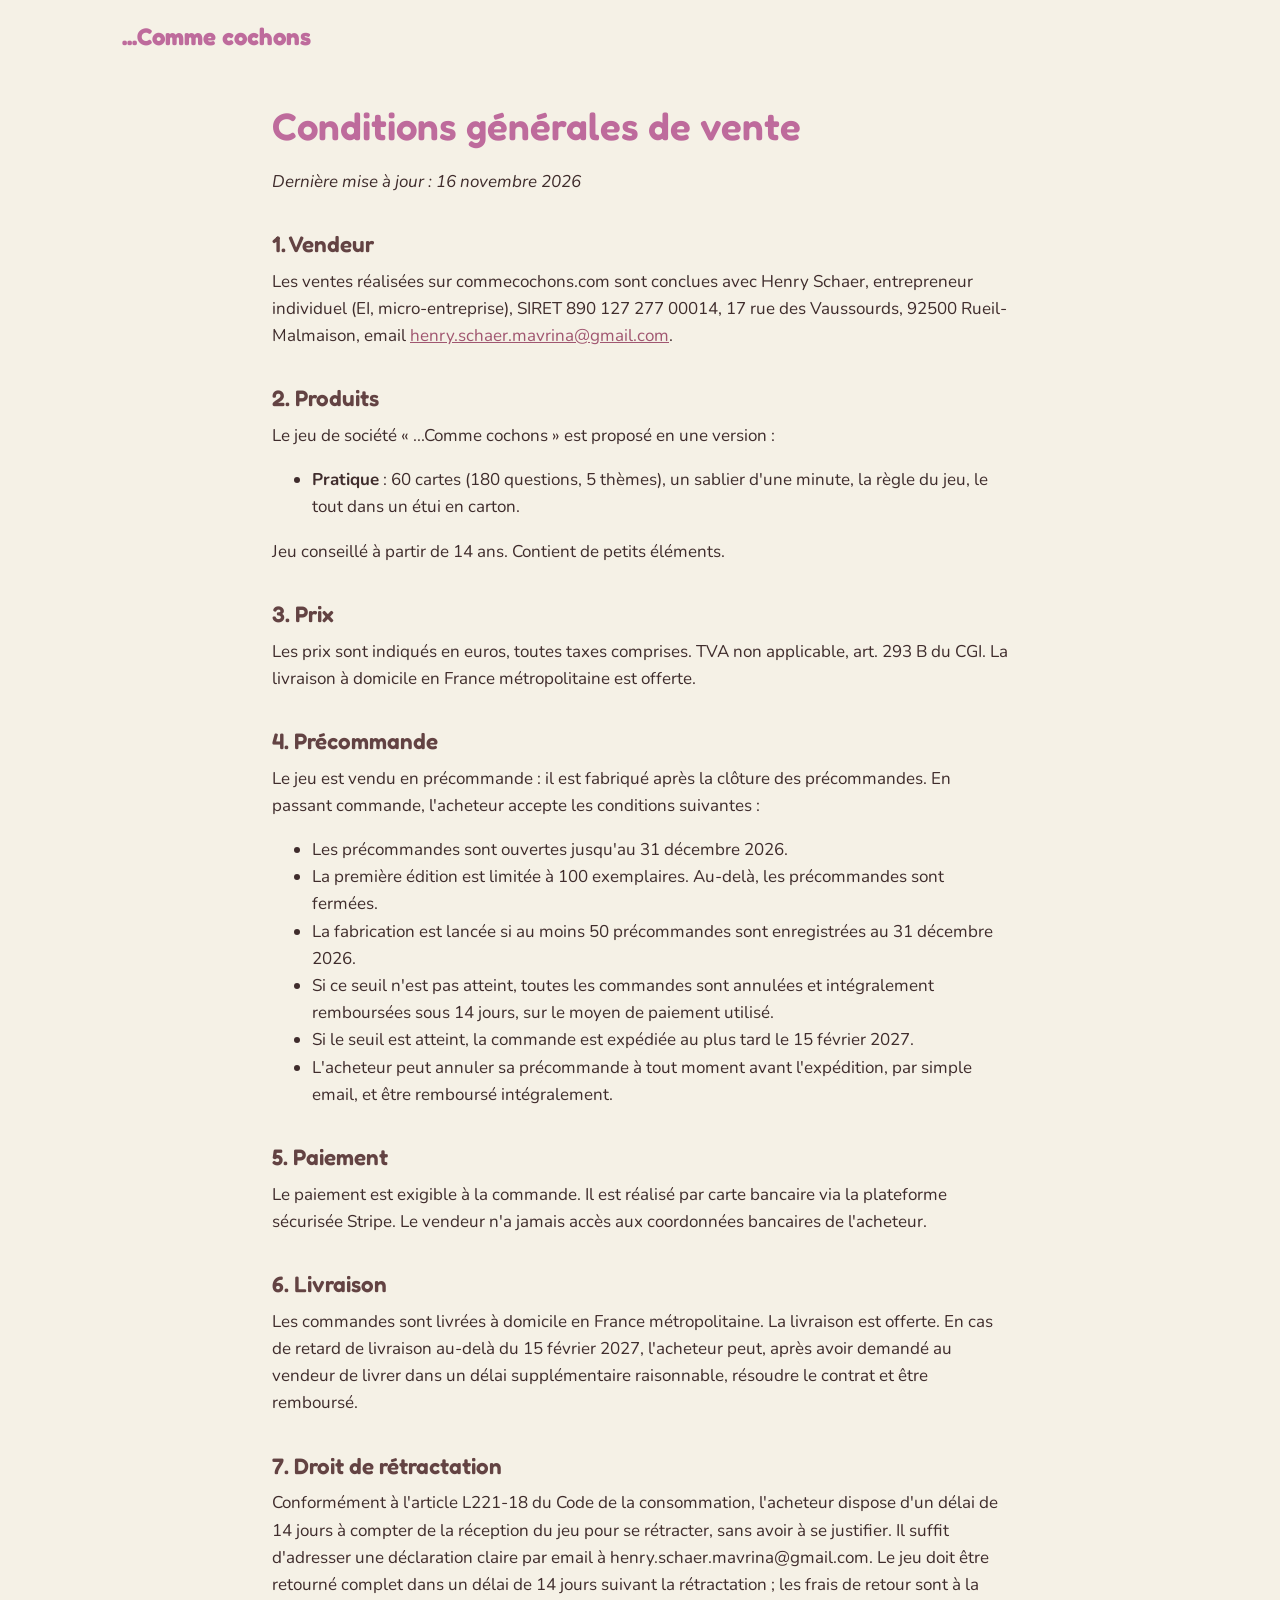
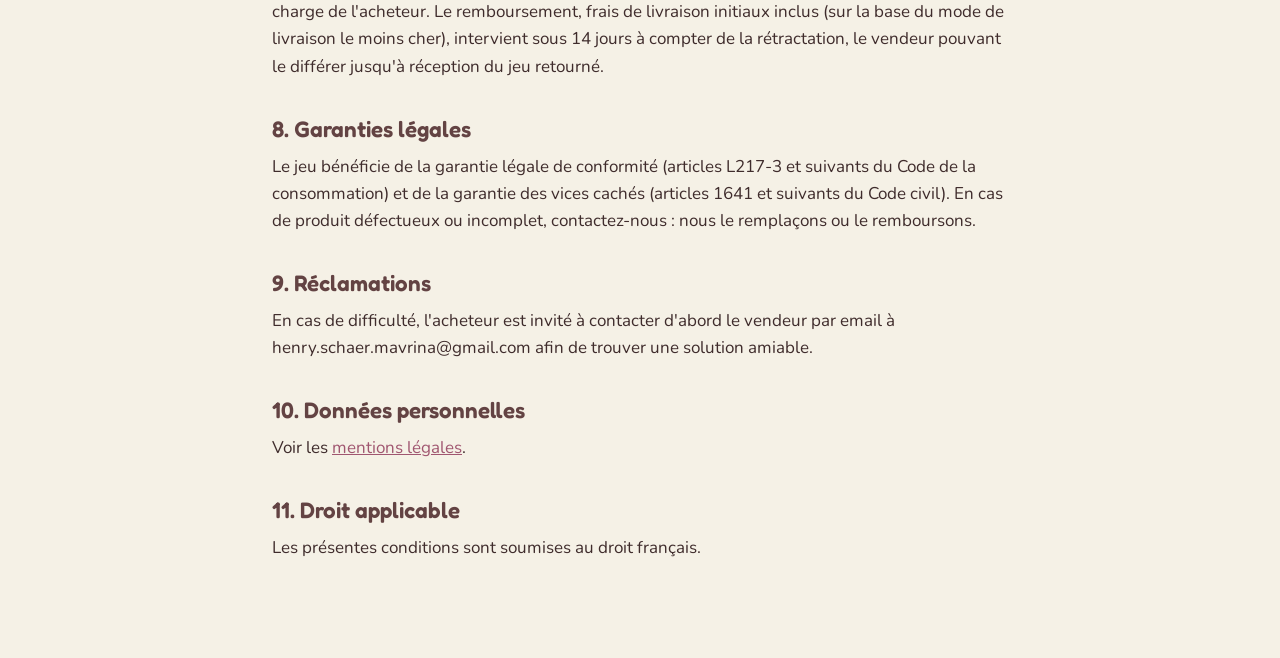
<file: cgv.html>
<!DOCTYPE html>
<html lang="fr">
<head>
<meta charset="utf-8">
<meta name="viewport" content="width=device-width, initial-scale=1">
<title>Conditions générales de vente | ...Comme cochons</title>
<link rel="icon" type="image/png" href="/img/favicon-64.png">
<link rel="apple-touch-icon" href="/img/apple-touch-icon.png">
<link href="https://fonts.googleapis.com/css2?family=Fredoka:wght@500;600;700&family=Nunito:wght@400;600;700;800&display=swap" rel="stylesheet">
<link rel="stylesheet" href="style.css">
<script data-goatcounter="https://henyririx.goatcounter.com/count" async src="https://gc.zgo.at/count.js"></script>
</head>
<body>
<div class="wrap"><nav><a class="logo" href="/">...Comme cochons</a></nav></div>
<main class="page-texte">
  <h1>Conditions générales de vente</h1>
  <p><em>Dernière mise à jour : 16 novembre 2026</em></p>

  <h2>1. Vendeur</h2>
  <p>Les ventes réalisées sur commecochons.com sont conclues avec Henry Schaer, entrepreneur individuel (EI, micro-entreprise), SIRET 890 127 277 00014, 17 rue des Vaussourds, 92500 Rueil-Malmaison, email <a href="mailto:henry.schaer.mavrina@gmail.com">henry.schaer.mavrina@gmail.com</a>.</p>

  <h2>2. Produits</h2>
  <p>Le jeu de société « ...Comme cochons » est proposé en une version :</p>
  <ul>
    <li><strong>Pratique</strong> : 60 cartes (180 questions, 5 thèmes), un sablier d'une minute, la règle du jeu, le tout dans un étui en carton.</li>
  </ul>
  <p>Jeu conseillé à partir de 14 ans. Contient de petits éléments.</p>

  <h2>3. Prix</h2>
  <p>Les prix sont indiqués en euros, toutes taxes comprises. TVA non applicable, art. 293 B du CGI. La livraison à domicile en France métropolitaine est offerte.</p>

  <h2>4. Précommande</h2>
  <p>Le jeu est vendu en précommande : il est fabriqué après la clôture des précommandes. En passant commande, l'acheteur accepte les conditions suivantes :</p>
  <ul>
    <li>Les précommandes sont ouvertes jusqu'au 31 décembre 2026.</li>
    <li>La première édition est limitée à 100 exemplaires. Au-delà, les précommandes sont fermées.</li>
    <li>La fabrication est lancée si au moins 50 précommandes sont enregistrées au 31 décembre 2026.</li>
    <li>Si ce seuil n'est pas atteint, toutes les commandes sont annulées et intégralement remboursées sous 14 jours, sur le moyen de paiement utilisé.</li>
    <li>Si le seuil est atteint, la commande est expédiée au plus tard le 15 février 2027.</li>
    <li>L'acheteur peut annuler sa précommande à tout moment avant l'expédition, par simple email, et être remboursé intégralement.</li>
  </ul>

  <h2>5. Paiement</h2>
  <p>Le paiement est exigible à la commande. Il est réalisé par carte bancaire via la plateforme sécurisée Stripe. Le vendeur n'a jamais accès aux coordonnées bancaires de l'acheteur.</p>

  <h2>6. Livraison</h2>
  <p>Les commandes sont livrées à domicile en France métropolitaine. La livraison est offerte. En cas de retard de livraison au-delà du 15 février 2027, l'acheteur peut, après avoir demandé au vendeur de livrer dans un délai supplémentaire raisonnable, résoudre le contrat et être remboursé.</p>

  <h2>7. Droit de rétractation</h2>
  <p>Conformément à l'article L221-18 du Code de la consommation, l'acheteur dispose d'un délai de 14 jours à compter de la réception du jeu pour se rétracter, sans avoir à se justifier. Il suffit d'adresser une déclaration claire par email à henry.schaer.mavrina@gmail.com. Le jeu doit être retourné complet dans un délai de 14 jours suivant la rétractation ; les frais de retour sont à la charge de l'acheteur. Le remboursement, frais de livraison initiaux inclus (sur la base du mode de livraison le moins cher), intervient sous 14 jours à compter de la rétractation, le vendeur pouvant le différer jusqu'à réception du jeu retourné.</p>

  <h2>8. Garanties légales</h2>
  <p>Le jeu bénéficie de la garantie légale de conformité (articles L217-3 et suivants du Code de la consommation) et de la garantie des vices cachés (articles 1641 et suivants du Code civil). En cas de produit défectueux ou incomplet, contactez-nous : nous le remplaçons ou le remboursons.</p>

  <h2>9. Réclamations</h2>
  <p>En cas de difficulté, l'acheteur est invité à contacter d'abord le vendeur par email à henry.schaer.mavrina@gmail.com afin de trouver une solution amiable.</p>

  <h2>10. Données personnelles</h2>
  <p>Voir les <a href="mentions-legales.html">mentions légales</a>.</p>

  <h2>11. Droit applicable</h2>
  <p>Les présentes conditions sont soumises au droit français.</p>
</main>
</body>
</html>
</file>
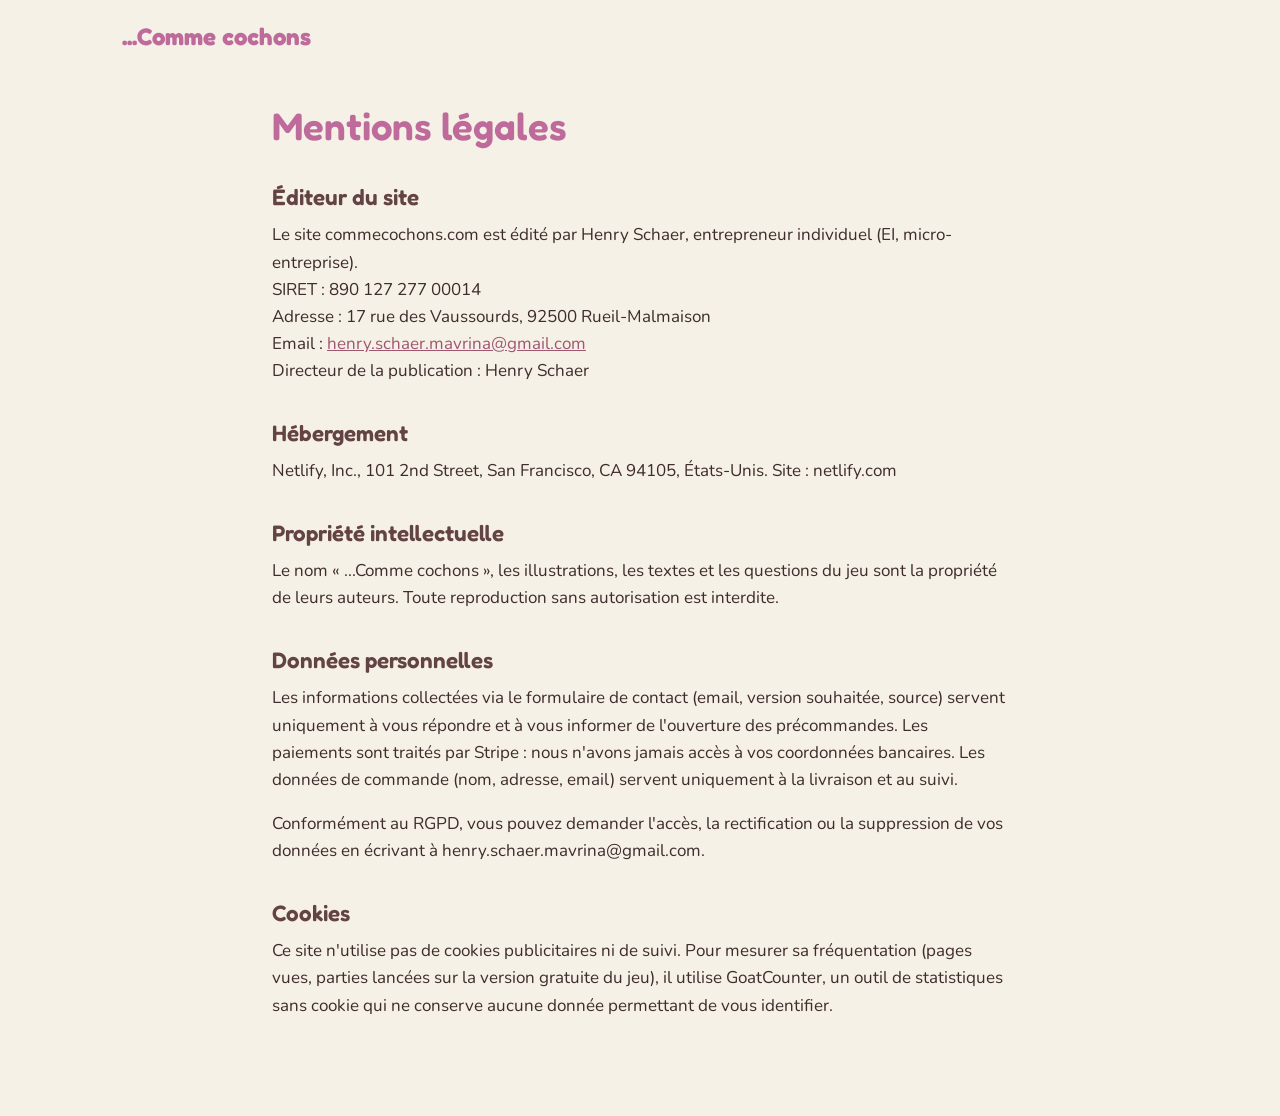
<file: mentions-legales.html>
<!DOCTYPE html>
<html lang="fr">
<head>
<meta charset="utf-8">
<meta name="viewport" content="width=device-width, initial-scale=1">
<title>Mentions légales | ...Comme cochons</title>
<link rel="icon" type="image/png" href="/img/favicon-64.png">
<link rel="apple-touch-icon" href="/img/apple-touch-icon.png">
<link href="https://fonts.googleapis.com/css2?family=Fredoka:wght@500;600;700&family=Nunito:wght@400;600;700;800&display=swap" rel="stylesheet">
<link rel="stylesheet" href="style.css">
<script data-goatcounter="https://henyririx.goatcounter.com/count" async src="https://gc.zgo.at/count.js"></script>
</head>
<body>
<div class="wrap"><nav><a class="logo" href="/">...Comme cochons</a></nav></div>
<main class="page-texte">
  <h1>Mentions légales</h1>

  <h2>Éditeur du site</h2>
  <p>Le site commecochons.com est édité par Henry Schaer, entrepreneur individuel (EI, micro-entreprise).<br>
  SIRET : 890 127 277 00014<br>
  Adresse : 17 rue des Vaussourds, 92500 Rueil-Malmaison<br>
  Email : <a href="mailto:henry.schaer.mavrina@gmail.com">henry.schaer.mavrina@gmail.com</a><br>
  Directeur de la publication : Henry Schaer</p>

  <h2>Hébergement</h2>
  <p>Netlify, Inc., 101 2nd Street, San Francisco, CA 94105, États-Unis. Site : netlify.com</p>

  <h2>Propriété intellectuelle</h2>
  <p>Le nom « ...Comme cochons », les illustrations, les textes et les questions du jeu sont la propriété de leurs auteurs. Toute reproduction sans autorisation est interdite.</p>

  <h2>Données personnelles</h2>
  <p>Les informations collectées via le formulaire de contact (email, version souhaitée, source) servent uniquement à vous répondre et à vous informer de l'ouverture des précommandes. Les paiements sont traités par Stripe : nous n'avons jamais accès à vos coordonnées bancaires. Les données de commande (nom, adresse, email) servent uniquement à la livraison et au suivi.</p>
  <p>Conformément au RGPD, vous pouvez demander l'accès, la rectification ou la suppression de vos données en écrivant à henry.schaer.mavrina@gmail.com.</p>

  <h2>Cookies</h2>
  <p>Ce site n'utilise pas de cookies publicitaires ni de suivi. Pour mesurer sa fréquentation (pages vues, parties lancées sur la version gratuite du jeu), il utilise GoatCounter, un outil de statistiques sans cookie qui ne conserve aucune donnée permettant de vous identifier.</p>
</main>
</body>
</html>
</file>
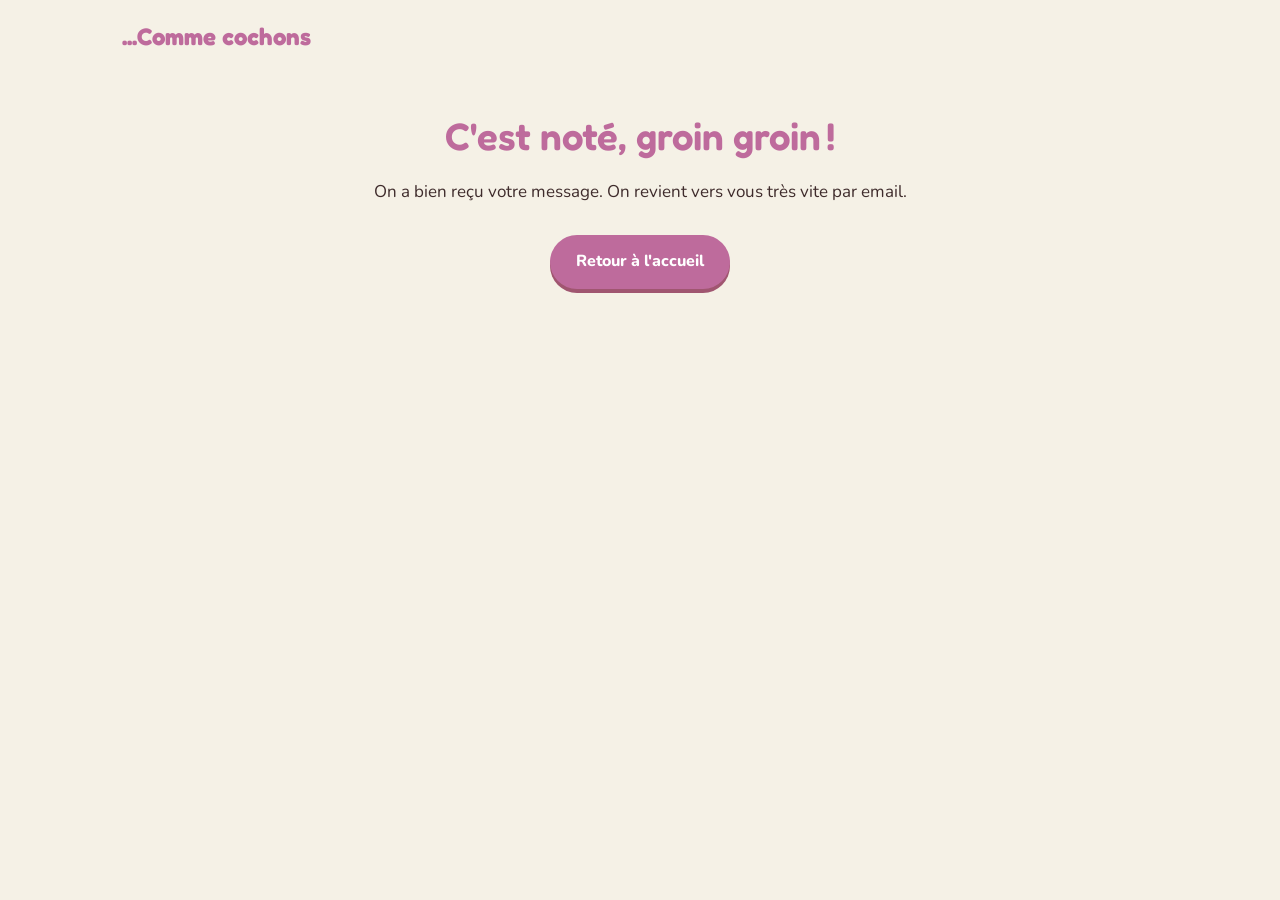
<file: merci-contact.html>
<!DOCTYPE html>
<html lang="fr">
<head>
<meta charset="utf-8">
<meta name="viewport" content="width=device-width, initial-scale=1">
<title>Message reçu | ...Comme cochons</title>
<meta name="robots" content="noindex">
<link rel="icon" type="image/png" href="/img/favicon-64.png">
<link rel="apple-touch-icon" href="/img/apple-touch-icon.png">
<link href="https://fonts.googleapis.com/css2?family=Fredoka:wght@500;600;700&family=Nunito:wght@400;600;700;800&display=swap" rel="stylesheet">
<link rel="stylesheet" href="style.css">
<script data-goatcounter="https://henyririx.goatcounter.com/count" async src="https://gc.zgo.at/count.js"></script>
</head>
<body>
<div class="wrap">
  <nav><a class="logo" href="/">...Comme cochons</a></nav>
  <div style="max-width:640px;margin:40px auto 80px;text-align:center">
    <h1 style="color:var(--rose);font-size:2.4rem">C'est noté, groin groin !</h1>
    <p>On a bien reçu votre message. On revient vers vous très vite par email.</p>
    <p style="margin-top:30px"><a class="btn" href="/">Retour à l'accueil</a></p>
  </div>
</div>
</body>
</html>
</file>
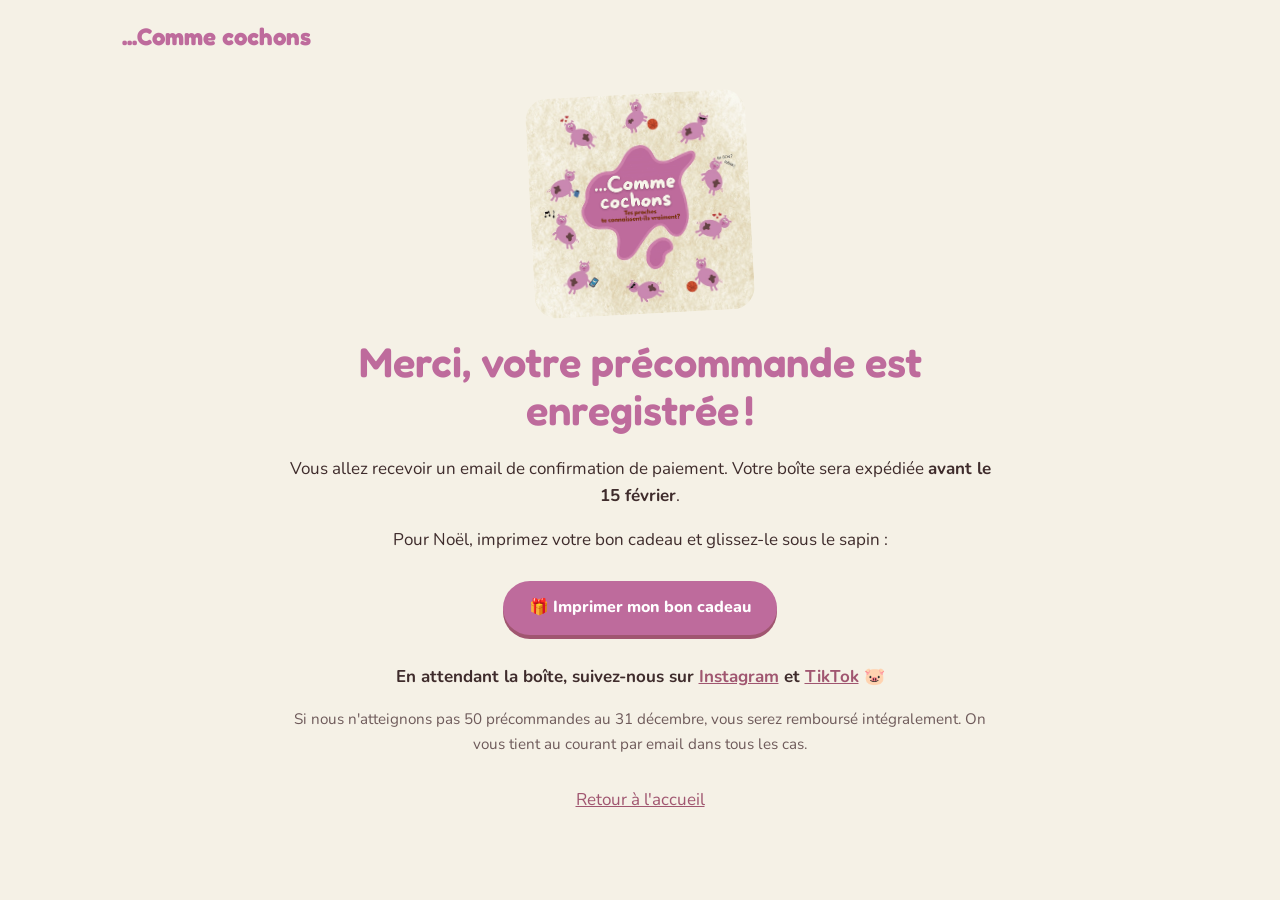
<file: merci.html>
<!DOCTYPE html>
<html lang="fr">
<head>
<meta charset="utf-8">
<meta name="viewport" content="width=device-width, initial-scale=1">
<title>Merci ! | ...Comme cochons</title>
<meta name="robots" content="noindex">
<link rel="icon" type="image/png" href="/img/favicon-64.png">
<link rel="apple-touch-icon" href="/img/apple-touch-icon.png">
<link href="https://fonts.googleapis.com/css2?family=Fredoka:wght@500;600;700&family=Nunito:wght@400;600;700;800&display=swap" rel="stylesheet">
<link rel="stylesheet" href="style.css">
<script data-goatcounter="https://henyririx.goatcounter.com/count" async src="https://gc.zgo.at/count.js"></script>
</head>
<body>
<div class="wrap">
  <nav><a class="logo" href="/">...Comme cochons</a></nav>
  <div style="max-width:720px;margin:20px auto 80px;text-align:center">
    <img src="img/couverture.png" alt="" width="220" height="220" style="margin:0 auto 24px;border-radius:22px;transform:rotate(-3deg)">
    <h1 style="color:var(--rose);font-size:2.6rem">Merci, votre précommande est enregistrée !</h1>
    <p>Vous allez recevoir un email de confirmation de paiement. Votre boîte sera expédiée <strong>avant le 15 février</strong>.</p>
    <p>Pour Noël, imprimez votre bon cadeau et glissez-le sous le sapin :</p>
    <p style="margin:28px 0"><a class="btn" href="bon-cadeau.html">🎁 Imprimer mon bon cadeau</a></p>
    <p style="font-weight:700">En attendant la boîte, suivez-nous sur <a href="https://www.instagram.com/commecochons_lejeu/" target="_blank" rel="noopener">Instagram</a> et <a href="https://www.tiktok.com/@onsconnait_lejeu" target="_blank" rel="noopener">TikTok</a> 🐷</p>
    <p style="color:var(--texte-doux);font-size:.95rem">Si nous n'atteignons pas 50 précommandes au 31 décembre, vous serez remboursé intégralement. On vous tient au courant par email dans tous les cas.</p>
    <p style="margin-top:30px"><a href="/">Retour à l'accueil</a></p>
  </div>
</div>
</body>
</html>
</file>
<file: style.css>
:root{
  --creme:#F5F1E6;
  --creme-2:#EDE6D3;
  --rose:#BE6B9C;
  --rose-fonce:#A05670;
  --rose-clair:#F2DDE6;
  --boue:#634343;
  --texte:#3F2C2C;
  --texte-doux:#6E5A5A;
  --bleu:#4D7AB0;
  --vert:#276A2E;
  --violet:#7C649C;
  --sable:#B8955A;
  --blanc:#FFFDF8;
  --rayon:22px;
}
*{box-sizing:border-box}
html{scroll-behavior:smooth}
body{
  margin:0;font-family:"Nunito",system-ui,sans-serif;color:var(--texte);
  background:var(--creme);line-height:1.6;font-size:17px;
}
h1,h2,h3,.titre{font-family:"Fredoka",system-ui,sans-serif;font-weight:600;line-height:1.15;margin:0 0 .5em}
h2{font-size:clamp(1.8rem,4vw,2.6rem);color:var(--boue)}
h3{font-size:1.3rem}
p{margin:0 0 1em}
a{color:var(--rose-fonce)}
img{max-width:100%;display:block}
.wrap{max-width:1080px;margin:0 auto;padding:0 22px}
section{padding:72px 0}

/* Bandeau */
.bandeau{background:var(--boue);color:var(--creme);text-align:center;font-weight:700;padding:10px 16px;font-size:.95rem}
.bandeau strong{color:#F7C9DF}

/* Nav */
nav{display:flex;justify-content:space-between;align-items:center;padding:18px 0}
.logo{font-family:"Fredoka",sans-serif;font-weight:700;font-size:1.5rem;color:var(--rose);text-decoration:none}
nav .liens a{margin-left:22px;text-decoration:none;color:var(--texte);font-weight:700}
nav .liens a.btn{color:#fff}
@media(max-width:700px){nav .liens a:not(.btn){display:none}}

/* Boutons */
.btn{display:inline-block;background:var(--rose);color:#fff;text-decoration:none;font-weight:800;
  padding:14px 26px;border-radius:999px;border:0;cursor:pointer;font-size:1rem;font-family:inherit;
  box-shadow:0 4px 0 var(--rose-fonce);transition:transform .1s ease, box-shadow .1s ease}
.btn:hover{transform:translateY(-2px);box-shadow:0 6px 0 var(--rose-fonce)}
.btn:active{transform:translateY(2px);box-shadow:0 1px 0 var(--rose-fonce)}
.btn.secondaire{background:var(--blanc);color:var(--rose-fonce);box-shadow:0 4px 0 var(--creme-2);border:2px solid var(--rose)}
.btn.petit{padding:10px 18px;font-size:.9rem}
.btn[aria-disabled="true"]{background:#c9b6be;box-shadow:0 4px 0 #a8949c}

/* Hero */
.hero{display:grid;grid-template-columns:1.05fr 1fr;gap:48px;align-items:center;padding:30px 0 70px}
.hero h1{font-size:clamp(2.4rem,6vw,4rem);color:var(--rose)}
.hero h1 span{display:block;font-size:.5em;color:var(--boue);margin-top:.3em}
.hero .accroche{font-size:1.2rem;color:var(--texte-doux)}
.hero img{border-radius:var(--rayon);box-shadow:0 18px 40px rgba(99,67,67,.18);transform:rotate(2deg)}
.hero .ctas{display:flex;gap:14px;flex-wrap:wrap;margin:26px 0 18px}
.pastilles{display:flex;gap:10px;flex-wrap:wrap;padding:0;margin:0;list-style:none}
.pastilles li{background:var(--blanc);border:2px solid var(--creme-2);border-radius:999px;padding:6px 14px;font-weight:700;font-size:.9rem}
@media(max-width:820px){.hero{grid-template-columns:1fr}.hero img{max-width:420px;margin:0 auto}}

/* Noël */
.noel{background:var(--rose);color:#fff;border-radius:var(--rayon);padding:34px;display:grid;grid-template-columns:auto 1fr auto;gap:26px;align-items:center}
.noel h2{color:#fff;margin:0 0 .3em;font-size:clamp(1.5rem,3vw,2rem)}
.noel p{margin:0}
.noel .emoji{font-size:3rem}
@media(max-width:820px){.noel{grid-template-columns:1fr;text-align:center}}

/* Comment on joue */
.etapes{display:grid;grid-template-columns:repeat(4,1fr);gap:20px;counter-reset:etape}
.etape{background:var(--blanc);border-radius:var(--rayon);padding:24px;position:relative;border:2px solid var(--creme-2)}
.etape::before{counter-increment:etape;content:counter(etape);font-family:"Fredoka",sans-serif;font-weight:700;
  width:42px;height:42px;border-radius:50%;background:var(--boue);color:var(--creme);display:grid;place-items:center;margin-bottom:12px;font-size:1.2rem}
.etape h3{color:var(--boue)}
.etape p{margin:0;color:var(--texte-doux);font-size:.97rem}
@media(max-width:900px){.etapes{grid-template-columns:1fr 1fr}}
@media(max-width:560px){.etapes{grid-template-columns:1fr}}

.exemple{margin-top:30px;background:var(--creme-2);border-radius:var(--rayon);padding:24px 28px}
.exemple .niveaux{display:grid;gap:10px;margin-top:12px}
.niv{display:flex;gap:12px;align-items:baseline}
.niv b{flex:0 0 auto;font-family:"Fredoka",sans-serif;color:#fff;border-radius:999px;padding:2px 12px;font-size:.85rem}
.n1{background:#5FAE6E}.n2{background:#E3A93F}.n3{background:#D6452F}

/* Thèmes */
.themes{display:grid;grid-template-columns:repeat(5,1fr);gap:16px}
.carte-flip{perspective:1000px;cursor:pointer;outline:none}
.carte-inner{position:relative;aspect-ratio:1/1;transition:transform .7s cubic-bezier(.2,.7,.2,1);transform-style:preserve-3d}
@media(hover:hover){.carte-flip:hover .carte-inner{transform:rotateY(180deg)}}
.carte-flip:focus-visible .carte-inner,.carte-flip.retournee .carte-inner{transform:rotateY(180deg)}
.face{position:absolute;inset:0;border-radius:16px;overflow:hidden;backface-visibility:hidden;-webkit-backface-visibility:hidden;box-shadow:0 8px 20px rgba(99,67,67,.14)}
.face img{width:100%;height:100%;object-fit:cover}
.verso{transform:rotateY(180deg);background:#f3ecdc}
.verso img{width:100%;height:100%;object-fit:cover}
.verso-titre{font-family:"Fredoka",sans-serif;font-weight:600;color:var(--theme);text-align:center;font-size:.85rem;border-bottom:2px dashed var(--theme);padding-bottom:3px}
.q{display:flex;gap:6px;align-items:flex-start;font-size:clamp(.66rem,.95vw,.76rem);line-height:1.25}
.q b{flex:0 0 19px;height:19px;border-radius:50%;display:grid;place-items:center;color:#fff;font-family:"Fredoka",sans-serif;font-size:.8rem}
.n1{background:#5FAE6E}.n2{background:#E3A93F}.n3{background:#D6452F}
.legende{text-align:center;font-weight:700;margin-top:8px;font-size:.95rem}


/* 3D */
.cadre3d{border-radius:var(--rayon);overflow:hidden;background:var(--creme);border:2px solid var(--creme-2);height:540px;box-shadow:0 18px 40px rgba(99,67,67,.10)}
.cadre3d iframe{width:100%;height:100%;border:0;display:block}
@media(max-width:600px){.cadre3d{height:440px}}
@media(max-width:900px){.themes{grid-template-columns:repeat(3,1fr)}}
@media(max-width:560px){.themes{grid-template-columns:repeat(2,1fr)}}

/* Offres */
.offres{display:grid;grid-template-columns:minmax(0,460px);justify-content:center;gap:26px}
.offre{background:var(--blanc);border-radius:var(--rayon);padding:32px;border:3px solid var(--creme-2);display:flex;flex-direction:column}
.offre.vedette{border-color:var(--rose);position:relative}
.offre.vedette::after{content:"La plus choisie";position:absolute;top:-14px;right:24px;background:var(--rose);color:#fff;font-weight:800;font-size:.8rem;padding:4px 12px;border-radius:999px}
.offre h3{font-size:1.6rem;color:var(--boue);margin-bottom:.2em}
.prix{font-family:"Fredoka",sans-serif;font-size:2.6rem;color:var(--rose);font-weight:600}
.prix small{font-size:1rem;color:var(--texte-doux);font-family:"Nunito",sans-serif;font-weight:600}
.offre ul{padding-left:0;list-style:none;margin:16px 0 24px;flex:1}
.offre li{padding:6px 0 6px 30px;position:relative}
.offre li::before{content:"🐷";position:absolute;left:0}
.offre li.non{color:var(--texte-doux)}
.offre li.non::before{content:"·";left:8px;font-weight:800}
.offre .btn{text-align:center}
.mention{font-size:.85rem;color:var(--texte-doux);margin-top:12px;text-align:center}
@media(max-width:760px){.offres{grid-template-columns:1fr}}

/* Précommande */
.precommande{display:grid;grid-template-columns:repeat(3,1fr);gap:20px}
.bloc{background:var(--blanc);border-radius:var(--rayon);padding:24px;border-left:6px solid var(--rose)}
.bloc h3{color:var(--boue)}
.bloc p{margin:0;color:var(--texte-doux)}
.bloc .chiffre{font-family:"Fredoka",sans-serif;font-size:2rem;color:var(--rose);font-weight:600}
@media(max-width:820px){.precommande{grid-template-columns:1fr}}

.compteur{margin-top:26px;background:var(--blanc);border-radius:var(--rayon);padding:22px 26px}
.barre{height:16px;background:var(--creme-2);border-radius:999px;overflow:hidden;margin:10px 0 6px}
.barre span{display:block;height:100%;background:var(--rose);border-radius:999px;width:0;transition:width 1s ease}

/* FAQ */
details{background:var(--blanc);border-radius:16px;padding:18px 22px;margin-bottom:12px;border:2px solid var(--creme-2)}
summary{font-weight:800;cursor:pointer;list-style:none;color:var(--boue)}
summary::-webkit-details-marker{display:none}
summary::after{content:"+";float:right;font-family:"Fredoka",sans-serif;font-size:1.3rem;color:var(--rose)}
details[open] summary::after{content:"–"}
details p{margin:12px 0 0;color:var(--texte-doux)}

/* Formulaire */
.form-prevenir{background:var(--boue);color:var(--creme);border-radius:var(--rayon);padding:36px;text-align:center}
.form-prevenir h2{color:var(--creme)}
.form-prevenir form{display:flex;gap:12px;justify-content:center;flex-wrap:wrap;margin-top:18px}
.form-prevenir input,.form-prevenir select{padding:14px 18px;border-radius:999px;border:0;font-family:inherit;font-size:1rem;min-width:240px}
.cache{display:none}

/* Footer */
footer{padding:40px 0 60px;text-align:center;color:var(--texte-doux);font-size:.9rem}
footer a{margin:0 10px}

/* Pages texte */
.page-texte{max-width:780px;margin:0 auto;padding:30px 22px 80px}
.page-texte h1{color:var(--rose);font-size:2.4rem}
.page-texte h2{font-size:1.4rem;margin-top:1.6em}
.a-completer{background:#FFF3B0;padding:0 4px;border-radius:4px;font-weight:700}

/* Carte agrandie au survol (ordinateur) */
.themes{position:relative}
.carte-flip{position:relative;transition:transform .6s cubic-bezier(.2,.7,.2,1);transform-origin:center 40%}
@media(hover:hover) and (min-width:901px){
  .carte-flip:hover{transform:scale(1.75);z-index:10}
  .carte-flip:nth-child(1){transform-origin:left 40%}
  .carte-flip:nth-child(5){transform-origin:right 40%}
  .carte-flip:hover .legende{opacity:0}
  .carte-flip:hover .face{box-shadow:0 20px 50px rgba(99,67,67,.28)}
}
.legende{transition:opacity .3s}

/* Correctifs mobile */
.hero>*{min-width:0}
.hero img{width:100%;height:auto}
@media(max-width:820px){
  .hero{gap:28px;padding:10px 0 50px}
  .hero img{max-width:340px;transform:rotate(1.5deg)}
  section{padding:52px 0}
  nav{padding:14px 0}
  .noel{padding:26px 20px}
  .offre{padding:24px}
  .form-prevenir{padding:28px 18px}
  .form-prevenir input,.form-prevenir select{min-width:0;width:100%}
  .form-prevenir form{flex-direction:column;align-items:stretch}
}
@media(max-width:560px){
  .themes{gap:12px}
  .hero .ctas .btn{flex:1 1 100%;text-align:center}
  .bandeau{font-size:.85rem}
}
@media(max-width:560px){
  .logo{font-size:1.2rem}
  nav .liens a.btn{padding:9px 14px;font-size:.85rem}
  .themes{display:flex;overflow-x:auto;scroll-snap-type:x mandatory;gap:14px;padding:4px 22px 14px;margin:0 -22px;-webkit-overflow-scrolling:touch;scrollbar-width:none}
  .themes::-webkit-scrollbar{display:none}
  .carte-flip{flex:0 0 80%;scroll-snap-align:center}
  summary{display:flex;justify-content:space-between;gap:12px;align-items:flex-start}
  summary::after{float:none;flex:0 0 auto}
  .cadre3d{height:420px}
}

/* Avis Ulule */
.ulule-stats{display:flex;gap:18px;flex-wrap:wrap;margin:10px 0 28px}
.ulule-stats div{background:#fff;border-radius:18px;padding:14px 22px;flex:1 1 150px;text-align:center;box-shadow:0 3px 0 var(--creme-2)}
.ulule-stats strong{display:block;font-family:"Fredoka",sans-serif;font-size:1.8rem;color:var(--rose)}
.ulule-stats span{color:var(--texte-doux);font-size:.95rem}
.avis{columns:3 260px;column-gap:18px}
.avis figure{break-inside:avoid;margin:0 0 18px;background:#fff;border-radius:18px;padding:18px 20px;box-shadow:0 3px 0 var(--creme-2)}
.avis blockquote{margin:0;font-weight:700;color:var(--texte)}
.avis figcaption{margin-top:8px;color:var(--rose-fonce);font-weight:800;font-size:.9rem}

.ulule-titre{display:flex;align-items:center;gap:8px;font-weight:700;color:var(--texte-doux);margin:4px 0 14px}
.ulule-titre img{height:30px;width:auto}
.ulule-titre strong{color:var(--texte)}
.stock{font-weight:700;color:var(--rose-fonce);margin:14px 0 10px}
.btn.epuise{background:#bbb;box-shadow:none;pointer-events:none}

/* Hero v2 */
.badge-ulule{display:inline-flex;align-items:center;gap:12px;background:#fff;border:3px solid var(--rose);border-radius:999px;padding:8px 22px 8px 10px;text-decoration:none;color:var(--texte);font-size:1.15rem;margin-bottom:18px;box-shadow:0 4px 0 var(--rose-clair)}
.badge-ulule img{height:38px;width:auto}
.badge-ulule strong{font-family:"Fredoka",sans-serif;font-size:1.45rem;color:var(--rose);margin-right:4px}
.chiffres-hero{display:flex;gap:12px;margin:22px 0 4px;flex-wrap:wrap}
.chiffres-hero div{background:#fff;border-radius:16px;padding:10px 18px;flex:1 1 110px;box-shadow:0 3px 0 var(--creme-2);text-align:center}
.chiffres-hero strong{display:block;font-family:"Fredoka",sans-serif;font-size:2rem;line-height:1.1;color:var(--rose)}
.chiffres-hero span{font-size:.88rem;color:var(--texte-doux);font-weight:700}
.btn.gros{font-size:1.15rem;padding:16px 30px}
.rassurance{list-style:none;padding:0;margin:4px 0 0;display:flex;flex-wrap:wrap;gap:6px 18px;font-weight:700;font-size:.95rem;color:var(--texte-doux)}
.hero-visuel{position:relative}
.tampon{position:absolute;top:-14px;right:-6px;width:112px;height:112px;border-radius:50%;background:var(--rose);color:#fff;display:flex;flex-direction:column;align-items:center;justify-content:center;text-align:center;font-family:"Fredoka",sans-serif;font-weight:600;font-size:1rem;line-height:1.1;transform:rotate(12deg);box-shadow:0 6px 0 var(--rose-fonce);border:4px dashed rgba(255,255,255,.7)}
.tampon b{font-size:1.7rem}
.avis-hero{position:absolute;left:-18px;bottom:-22px;max-width:270px;background:#fff;border-radius:18px;padding:14px 18px;margin:0;box-shadow:0 10px 26px rgba(99,67,67,.18);transform:rotate(-2deg)}
.avis-hero blockquote{margin:0;font-weight:800}
.avis-hero figcaption{color:var(--rose-fonce);font-size:.85rem;font-weight:700;margin-top:4px}
@media(max-width:560px){
  .badge-ulule{font-size:1rem;padding:6px 16px 6px 8px}
  .badge-ulule strong{font-size:1.2rem}
  .chiffres-hero strong{font-size:1.6rem}
  .tampon{width:88px;height:88px;font-size:.85rem;right:4px}
  .tampon b{font-size:1.35rem}
  .avis-hero{position:relative;left:auto;bottom:auto;margin:-24px auto 0;transform:rotate(-1.5deg)}
}
.chiffres-hero div{flex:1 1 0;min-width:0}
.hero h1{font-size:clamp(2.4rem,5vw,3.6rem)}
.hero .accroche{margin-bottom:0}
@media(max-width:820px){
  .hero-visuel{order:-1;max-width:300px;margin:0 auto 6px}
  .hero-visuel img{max-width:100%}
  .avis-hero{display:none}
}
@media(max-width:560px){
  .chiffres-hero{gap:8px}
  .chiffres-hero div{padding:8px 6px}
  .chiffres-hero strong{font-size:1.35rem}
  .chiffres-hero span{font-size:.75rem}
}

.suivez{font-weight:700;color:var(--texte);margin-bottom:10px}
.reseaux{display:flex;justify-content:center;gap:14px;margin:0 0 22px}
.reseaux a{display:inline-flex;align-items:center;gap:8px;background:#fff;border:2px solid var(--rose-clair);border-radius:999px;padding:8px 18px;text-decoration:none;color:var(--rose-fonce);font-weight:800;margin:0}
.reseaux a:hover{border-color:var(--rose)}

.logo img{height:88px;width:auto;display:block;transition:transform .2s}
.logo:hover img{transform:rotate(-4deg) scale(1.04)}
@media(max-width:560px){.logo img{height:66px}}
.cadre3d{height:600px}
.cadre3d iframe{width:100%;height:100%;border:0;background:transparent;display:block}
@media(max-width:560px){.cadre3d{height:460px}}

/* Encart « Testez avant d'acheter » (lien vers /jouer) */
.essai{display:flex;align-items:center;gap:20px;margin-top:34px;background:var(--blanc);border:3px solid var(--rose);border-radius:var(--rayon);padding:18px 24px}
.essai img{width:96px;height:auto;flex:none}
.essai h3{color:var(--rose-fonce);margin:0 0 .2em}
.essai p{margin:0;color:var(--texte-doux)}
.essai .btn{flex:none;margin-left:auto}
@media(max-width:700px){.essai{flex-direction:column;text-align:center;padding:18px}.essai .btn{margin:0 auto}}
</file>
